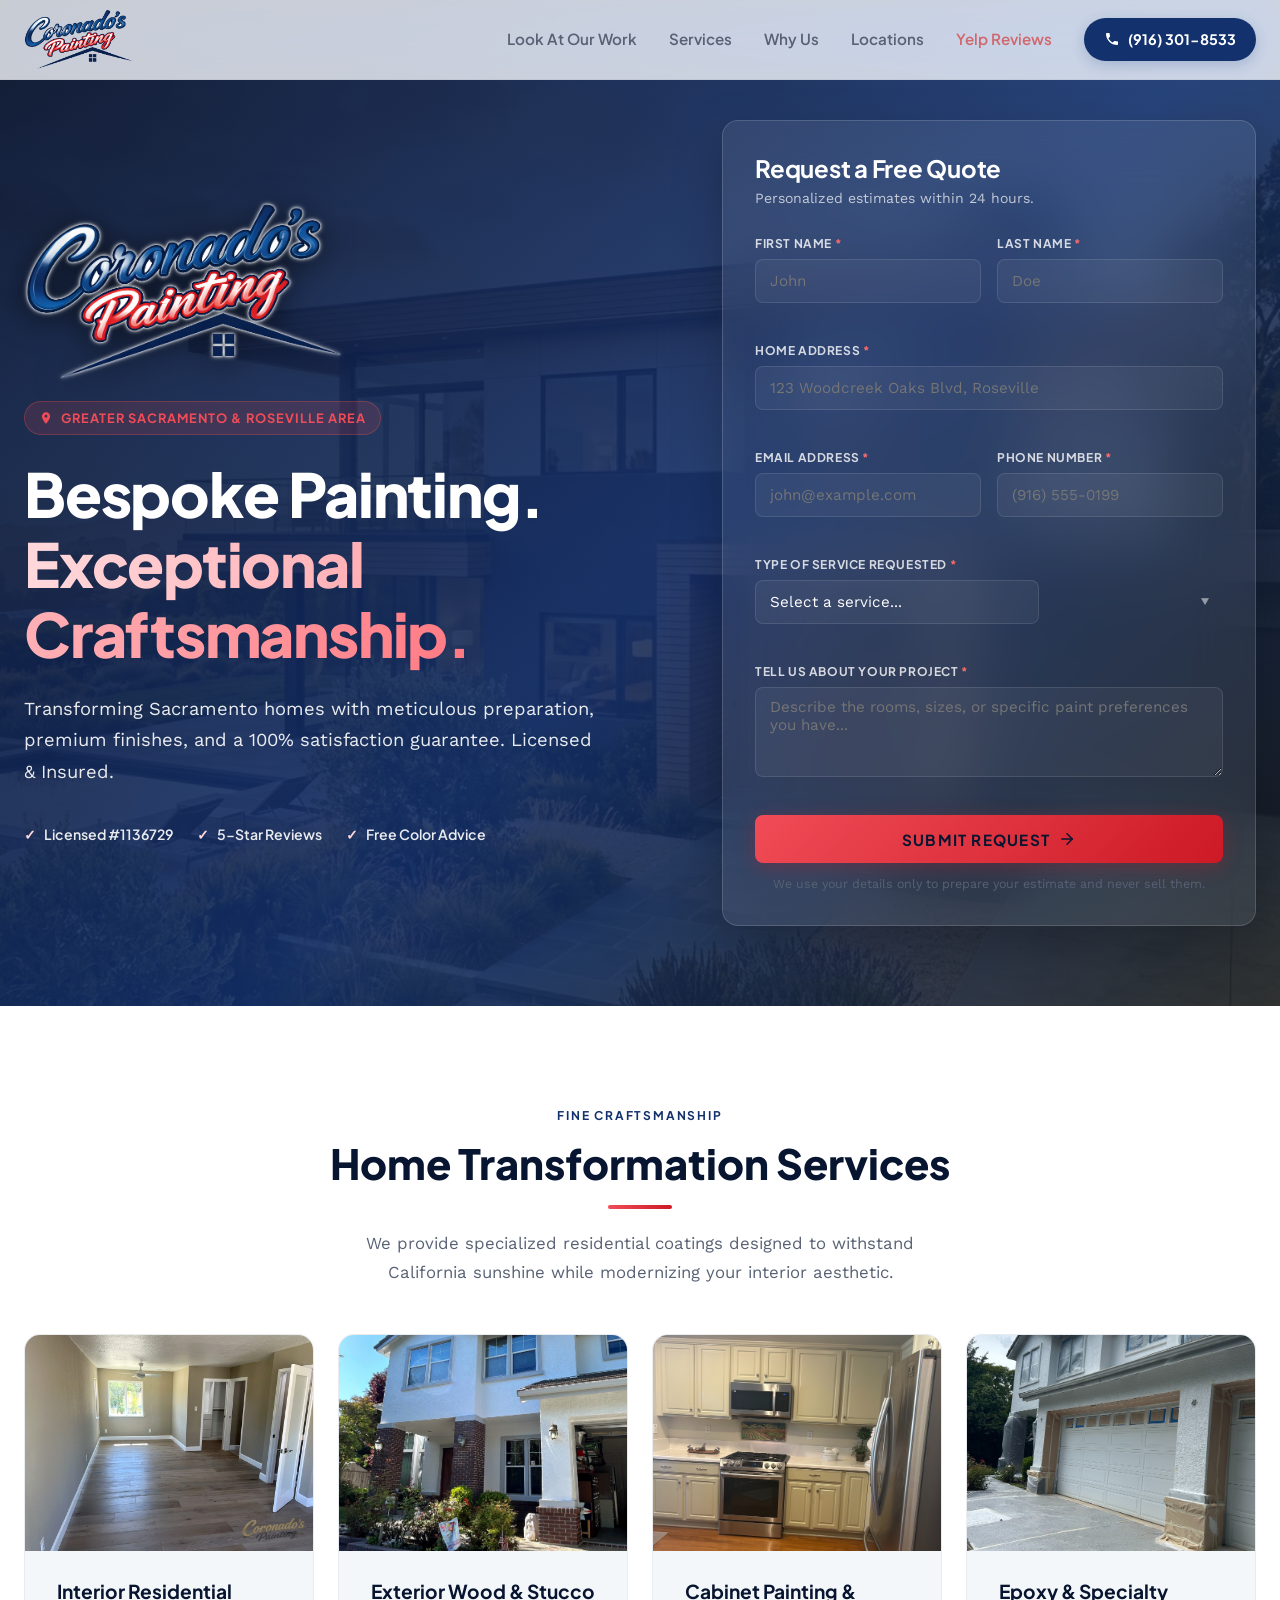
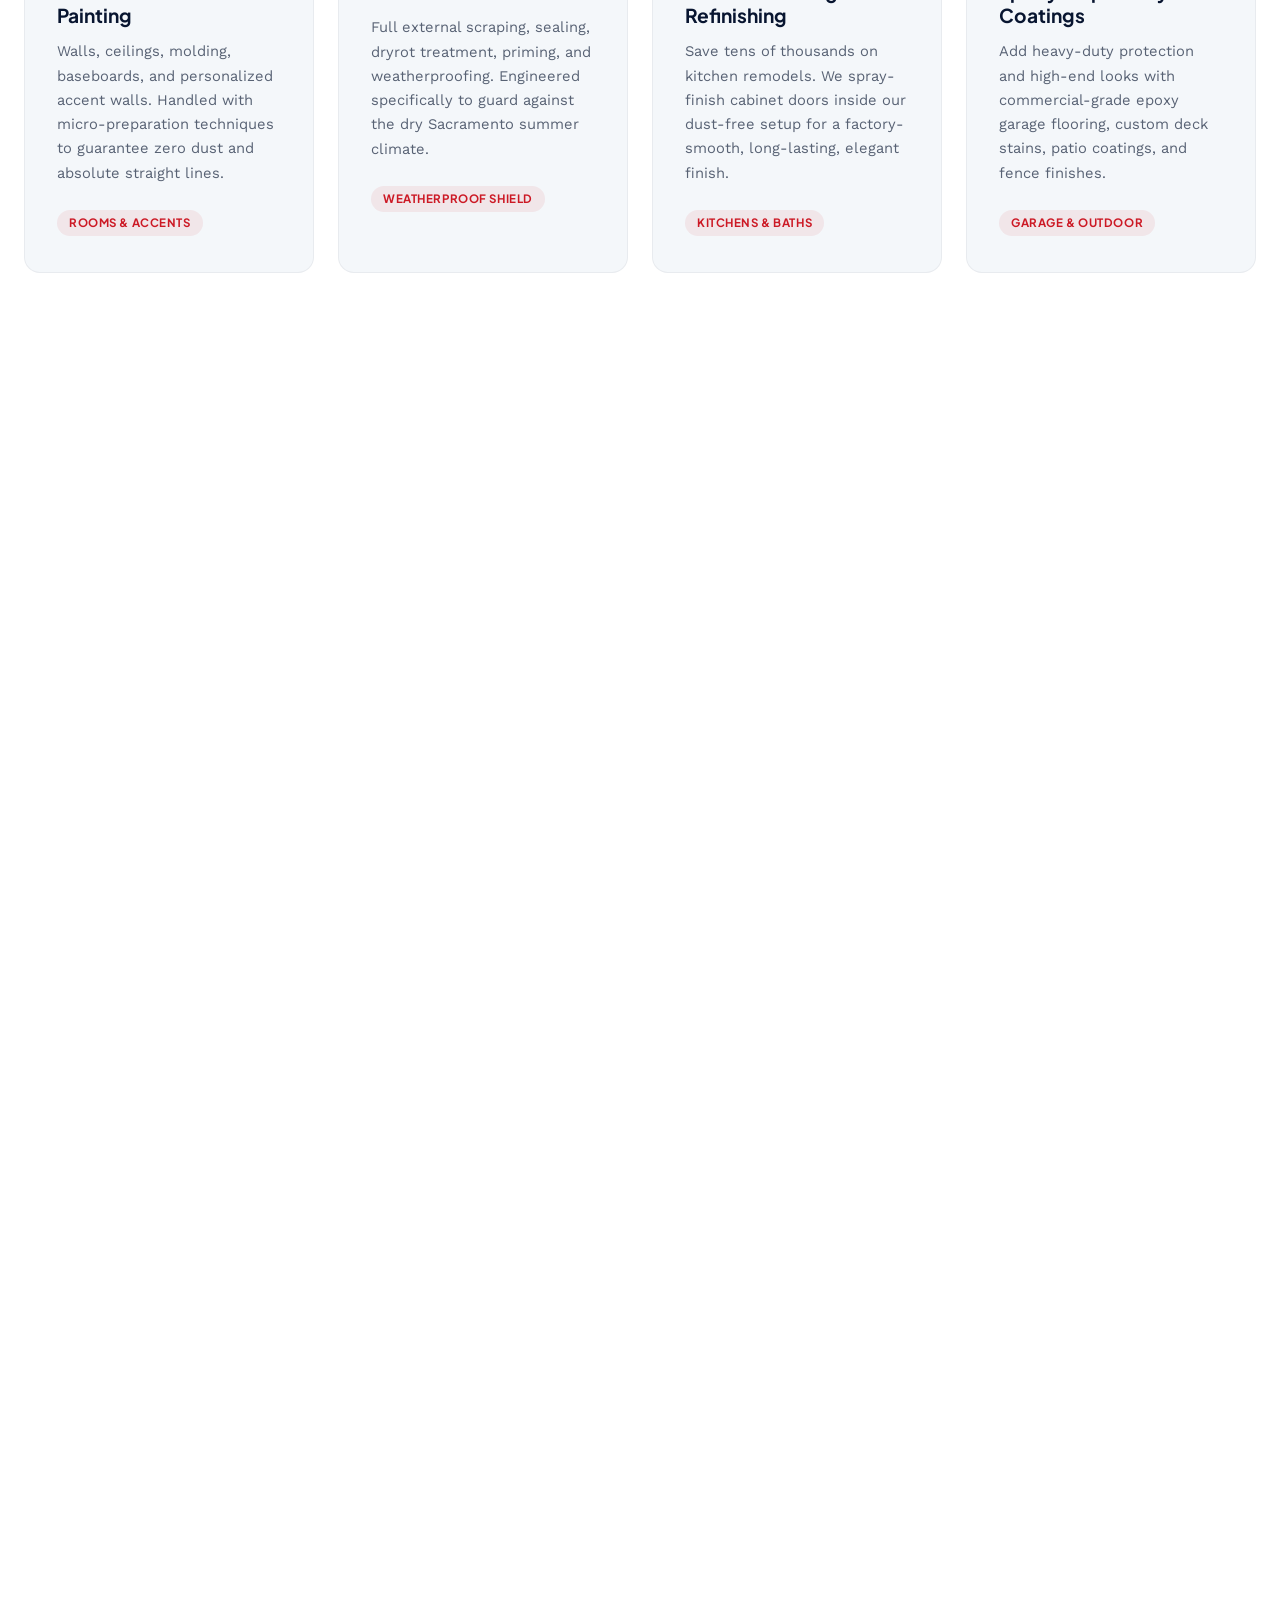
<file: index.html>
<!DOCTYPE html>
<html lang="en">
<head>
  <meta charset="UTF-8" />
  <meta name="viewport" content="width=device-width, initial-scale=1.0" />
  
  <!-- Primary SEO Meta Tags -->
  <title>Coronado's Painting | Professional Interior & Exterior Painters | Sacramento, CA</title>
  <meta name="description" content="Trusted residential interior, exterior, cabinet painting, and specialty coating services in Sacramento, Roseville, Elk Grove, and surrounding cities. Licensed, insured, 100% satisfaction guaranteed. Get your instant quote!" />
  <link rel="canonical" href="https://coronadospainting.net/" />
  
  <!-- Open Graph / Facebook -->
  <meta property="og:type" content="website" />
  <meta property="og:url" content="https://coronadospainting.net/" />
  <meta property="og:title" content="Coronado's Painting | Professional Painting Services in Sacramento" />
  <meta property="og:description" content="Sleek, modern home transformation services in Greater Sacramento. Licensed, insured, and dedicated to fine craftsmanship." />
  <meta property="og:image" content="https://coronadospainting.net/assets/hero-home.png" />

  <!-- Twitter -->
  <meta property="twitter:card" content="summary_large_image" />
  <meta property="twitter:url" content="https://coronadospainting.net/" />
  <meta property="twitter:title" content="Coronado's Painting | Professional Painting Services" />
  <meta property="twitter:description" content="Expert interior, exterior, and cabinet painting in Roseville, Sacramento, and surrounding areas. Free estimates available." />
  <meta property="twitter:image" content="https://coronadospainting.net/assets/hero-home.png" />

  <!-- Favicon -->
  <link rel="icon" type="image/png" sizes="32x32" href="assets/favicon-32.png">
  <link rel="apple-touch-icon" href="assets/apple-touch-icon.png">

  <!-- Local business structured data (Google local pack / rich results) -->
  <script type="application/ld+json">
  {
    "@context": "https://schema.org",
    "@type": "HousePainter",
    "name": "Coronado's Painting",
    "url": "https://coronadospainting.net/",
    "logo": "https://coronadospainting.net/assets/logo-redblue.png",
    "image": "https://coronadospainting.net/assets/hero-home.png",
    "description": "Residential interior, exterior, cabinet painting, and deck staining across the Sacramento valley. CA State License #1136729.",
    "telephone": "+1-916-301-8533",
    "email": "coronadoli_ramon@hotmail.com",
    "address": {
      "@type": "PostalAddress",
      "streetAddress": "1098 Woodcreek Oaks Blvd",
      "addressLocality": "Roseville",
      "addressRegion": "CA",
      "addressCountry": "US"
    },
    "areaServed": ["Roseville", "Sacramento", "Elk Grove", "Folsom", "Rocklin", "Davis", "Lincoln", "Granite Bay"],
    "openingHoursSpecification": [
      { "@type": "OpeningHoursSpecification", "dayOfWeek": ["Monday", "Tuesday", "Wednesday", "Thursday", "Friday", "Saturday"], "opens": "08:00", "closes": "17:30" }
    ],
    "sameAs": ["https://www.yelp.com/biz/coronados-painting-roseville"]
  }
  </script>

  <!-- Google Fonts -->
  <link rel="preconnect" href="https://fonts.googleapis.com" />
  <link rel="preconnect" href="https://fonts.gstatic.com" crossorigin />
  <link href="https://fonts.googleapis.com/css2?family=Plus+Jakarta+Sans:wght@300;400;500;600;700;800&family=Work+Sans:wght@300;400;500;600;700&display=swap" rel="stylesheet" />

  <!-- Custom CSS -->
  <link rel="stylesheet" href="styles.css" />
</head>
<body>

  <!-- Header Navigation -->
  <header id="header">
    <nav class="nav-container">
      <a href="#hero" class="nav-logo" id="nav-logo-link" aria-label="Coronado's Painting Home">
        <img src="assets/logo-redblue.png" alt="Coronado's Painting" class="logo-img">
      </a>

      <!-- Desktop Links -->
      <ul class="nav-links" role="list">
        <li><a href="our-work.html" class="nav-link">Look At Our Work</a></li>
        <li><a href="#services" class="nav-link">Services</a></li>
        <li><a href="#why-choose-us" class="nav-link">Why Us</a></li>
        <li><a href="#service-areas" class="nav-link">Locations</a></li>
        <li><a href="https://www.yelp.com/biz/coronados-painting-roseville" target="_blank" rel="noopener noreferrer" class="nav-link nav-yelp">Yelp Reviews</a></li>
        <li><a href="tel:9163018533" class="nav-phone" id="nav-phone-cta">
          <svg class="phone-icon" viewBox="0 0 24 24" fill="currentColor" aria-hidden="true"><path d="M6.62 10.79c1.44 2.83 3.76 5.14 6.59 6.59l2.2-2.2c.27-.27.67-.36 1.02-.24 1.12.37 2.33.57 3.57.57.55 0 1 .45 1 1V20c0 .55-.45 1-1 1-9.39 0-17-7.61-17-17 0-.55.45-1 1-1h3.5c.55 0 1 .45 1 1 0 1.25.2 2.45.57 3.57.11.35.03.74-.25 1.02l-2.2 2.2z"/></svg>
          (916) 301-8533
        </a></li>
      </ul>

      <!-- Mobile Menu Toggle Button -->
      <button class="hamburger" id="hamburger" aria-label="Toggle navigation menu" aria-expanded="false" aria-controls="mobile-menu">
        <span></span><span></span><span></span>
      </button>
    </nav>
  </header>

  <!-- Mobile Navigation Drawer -->
  <div class="mobile-menu" id="mobile-menu" aria-hidden="true">
    <nav class="mobile-nav" aria-label="Mobile Navigation">
      <a href="our-work.html" class="mobile-link">Look At Our Work</a>
      <a href="#services" class="mobile-link">Services</a>
      <a href="#why-choose-us" class="mobile-link">Why Us</a>
      <a href="#service-areas" class="mobile-link">Locations</a>
      <a href="https://www.yelp.com/biz/coronados-painting-roseville" target="_blank" rel="noopener noreferrer" class="mobile-link mobile-nav-yelp">Yelp Reviews</a>
      <a href="tel:9163018533" class="mobile-phone">
        <svg class="phone-icon" viewBox="0 0 24 24" fill="currentColor" aria-hidden="true"><path d="M6.62 10.79c1.44 2.83 3.76 5.14 6.59 6.59l2.2-2.2c.27-.27.67-.36 1.02-.24 1.12.37 2.33.57 3.57.57.55 0 1 .45 1 1V20c0 .55-.45 1-1 1-9.39 0-17-7.61-17-17 0-.55.45-1 1-1h3.5c.55 0 1 .45 1 1 0 1.25.2 2.45.57 3.57.11.35.03.74-.25 1.02l-2.2 2.2z"/></svg>
        Call (916) 301-8533
      </a>
    </nav>
  </div>

  <main>
    <!-- Hero Section with Quote Request Form -->
    <section id="hero" class="hero-section">
      <div class="hero-bg-wrapper">
        <picture>
          <source type="image/webp" srcset="assets/hero-home-640.webp 640w, assets/hero-home.webp 1024w" sizes="100vw" />
          <img src="assets/hero-home.png" alt="Luxury residential home painted beautifully by Coronado's Painting at sunset" class="hero-bg-img" width="1024" height="1024" fetchpriority="high" />
        </picture>
        <div class="hero-overlay"></div>
      </div>

      <div class="hero-container">
        <!-- Hero Text -->
        <div class="hero-content">
          <img
            src="assets/logo-redblue.png"
            alt="Coronado's Painting"
            class="hero-logo"
          />
          <div class="hero-badge" id="hero-area-badge">
            <svg class="badge-icon" viewBox="0 0 24 24" fill="currentColor" aria-hidden="true"><path d="M12 2C8.13 2 5 5.13 5 9c0 5.25 7 13 7 13s7-7.75 7-13c0-3.87-3.13-7-7-7zm0 9.5c-1.38 0-2.5-1.12-2.5-2.5s1.12-2.5 2.5-2.5 2.5 1.12 2.5 2.5-1.12 2.5-2.5 2.5z"/></svg>
            Greater Sacramento & Roseville Area
          </div>
          <h1 class="hero-title">
            Bespoke Painting.<br />
            <span class="gradient-text">Exceptional Craftsmanship.</span>
          </h1>
          <p class="hero-subtitle">
            Transforming Sacramento homes with meticulous preparation, premium finishes, and a 100% satisfaction guarantee. Licensed & Insured.
          </p>
          <div class="hero-trust-row">
            <div class="trust-badge">
              <span class="trust-check">✓</span> Licensed #1136729
            </div>
            <div class="trust-badge">
              <span class="trust-check">✓</span> 5-Star Reviews
            </div>
            <div class="trust-badge">
              <span class="trust-check">✓</span> Free Color Advice
            </div>
          </div>
        </div>

        <!-- Glassmorphic Quote Request Form -->
        <div class="hero-form-wrapper" id="quote-section">
          <div class="quote-form-container">
            <h2 class="form-title">Request a Free Quote</h2>
            <p class="form-subtitle">Personalized estimates within 24 hours.</p>

            <form id="quote-form" action="https://api.web3forms.com/submit" method="POST" class="interactive-form">
              <!-- Web3Forms delivery configuration -->
              <input type="hidden" name="access_key" value="ce28f9a2-4547-4b43-9f86-7ed94930f54f" />
              <input type="hidden" name="subject" value="New Estimate Request — Coronado's Painting Website" />
              <input type="hidden" name="from_name" value="Coronado's Painting Website" />
              <!-- Fallback only: used if a visitor's browser has JavaScript disabled -->
              <input type="hidden" name="redirect" value="https://coronadospainting.net/?status=success" />

              <!-- Honeypot fields for spam prevention -->
              <div class="visually-hidden" aria-hidden="true">
                <label for="honeypot">Leave this blank</label>
                <input type="text" id="honeypot" name="honeypot" tabindex="-1" autocomplete="off" />
              </div>
              <input type="checkbox" name="botcheck" class="visually-hidden" tabindex="-1" aria-hidden="true" />

              <!-- Name Fields (adjacent) -->
              <div class="form-row">
                <div class="form-group">
                  <label for="first-name">First Name <span class="required">*</span></label>
                  <input type="text" id="first-name" name="first_name" required autocomplete="given-name" placeholder="John" aria-required="true" />
                  <span class="error-msg" id="first-name-error" aria-live="polite"></span>
                </div>
                <div class="form-group">
                  <label for="last-name">Last Name <span class="required">*</span></label>
                  <input type="text" id="last-name" name="last_name" required autocomplete="family-name" placeholder="Doe" aria-required="true" />
                  <span class="error-msg" id="last-name-error" aria-live="polite"></span>
                </div>
              </div>

              <!-- Address Field -->
              <div class="form-group">
                <label for="address">Home Address <span class="required">*</span></label>
                <input type="text" id="address" name="address" required autocomplete="street-address" placeholder="123 Woodcreek Oaks Blvd, Roseville" aria-required="true" />
                <span class="error-msg" id="address-error" aria-live="polite"></span>
              </div>

              <!-- Contact Info Fields (adjacent) -->
              <div class="form-row">
                <div class="form-group">
                  <label for="email">Email Address <span class="required">*</span></label>
                  <input type="email" id="email" name="email" required autocomplete="email" placeholder="john@example.com" aria-required="true" />
                  <span class="error-msg" id="email-error" aria-live="polite"></span>
                </div>
                <div class="form-group">
                  <label for="phone">Phone Number <span class="required">*</span></label>
                  <input type="tel" id="phone" name="phone" required autocomplete="tel" placeholder="(916) 555-0199" aria-required="true" />
                  <span class="error-msg" id="phone-error" aria-live="polite"></span>
                </div>
              </div>

              <!-- Type of Service Select -->
              <div class="form-group">
                <label for="service-type">Type of Service Requested <span class="required">*</span></label>
                <div class="select-wrapper">
                  <select id="service-type" name="service_type" required aria-required="true">
                    <option value="" disabled selected>Select a service...</option>
                    <option value="interior">Interior Residential Painting</option>
                    <option value="exterior">Exterior Residential Painting</option>
                    <option value="cabinet">Cabinet Refinishing & Painting</option>
                    <option value="epoxy">Epoxy Garage Flooring</option>
                    <option value="specialty">Specialty Coating (Decks & Patios)</option>
                    <option value="commercial">Commercial Painting</option>
                  </select>
                </div>
                <span class="error-msg" id="service-error" aria-live="polite"></span>
              </div>

              <!-- Detail / Scope Area -->
              <div class="form-group">
                <label for="details">Tell Us About Your Project <span class="required">*</span></label>
                <textarea id="details" name="details" required minlength="10" placeholder="Describe the rooms, sizes, or specific paint preferences you have..." aria-required="true"></textarea>
                <span class="error-msg" id="details-error" aria-live="polite"></span>
              </div>

              <!-- Submit Button -->
              <button type="submit" class="submit-btn" id="submit-quote-btn">
                <span class="btn-text">Submit Request</span>
                <svg class="arrow-icon" viewBox="0 0 24 24" fill="none" stroke="currentColor" stroke-width="2" stroke-linecap="round" stroke-linejoin="round" aria-hidden="true">
                  <line x1="5" y1="12" x2="19" y2="12"></line>
                  <polyline points="12 5 19 12 12 19"></polyline>
                </svg>
              </button>
              <p class="form-privacy">We use your details only to prepare your estimate and never sell them.</p>
            </form>

            <!-- Stunning dynamic success state representation -->
            <div id="form-success-container" class="form-success-overlay" aria-hidden="true">
              <div class="success-animation-card">
                <div class="checkmark-circle">
                  <svg class="checkmark-svg" viewBox="0 0 52 52">
                    <circle class="checkmark-circle-line" cx="26" cy="26" r="25" fill="none"/>
                    <path class="checkmark-check" fill="none" d="M14.1 27.2l7.1 7.2 16.7-16.8"/>
                  </svg>
                </div>
                <h3 class="success-title">Thank You, <span id="success-user-name">Client</span>!</h3>
                <p class="success-desc">Your estimate request has been logged successfully. Ramon or our consultation team will contact you at <strong id="success-user-contact">your phone/email</strong> within 24 hours.</p>
                <button type="button" class="btn-success-reset" id="success-reset-btn">Done</button>
              </div>
            </div>
          </div>
        </div>
      </div>
    </section>

    <!-- Core Services Section -->
    <section id="services" class="services-section">
      <div class="section-container">
        <div class="section-header centered">
          <span class="section-label">Fine Craftsmanship</span>
          <h2 class="section-title">Home Transformation Services</h2>
          <span class="gold-divider"></span>
          <p class="section-sub">
            We provide specialized residential coatings designed to withstand California sunshine while modernizing your interior aesthetic.
          </p>
        </div>

        <div class="services-grid">
          <!-- Interior Painting -->
          <article class="service-card reveal">
            <div class="service-card-image">
              <img src="assets/Example%20Images/interior-primary-bedroom.jpg" alt="Freshly painted primary bedroom with new wood flooring and white trim" loading="lazy" />
            </div>
            <div class="service-card-content">
              <h3>Interior Residential Painting</h3>
              <p>Walls, ceilings, molding, baseboards, and personalized accent walls. Handled with micro-preparation techniques to guarantee zero dust and absolute straight lines.</p>
              <span class="service-tag">Rooms & Accents</span>
            </div>
          </article>

          <!-- Exterior Painting -->
          <article class="service-card reveal">
            <div class="service-card-image">
              <img src="assets/Example%20Images/front-exterior-daytime.jpg" alt="Front exterior of a home freshly painted, photographed in daytime light" loading="lazy" />
            </div>
            <div class="service-card-content">
              <h3>Exterior Wood & Stucco</h3>
              <p>Full external scraping, sealing, dryrot treatment, priming, and weatherproofing. Engineered specifically to guard against the dry Sacramento summer climate.</p>
              <span class="service-tag">Weatherproof Shield</span>
            </div>
          </article>

          <!-- Cabinet Refinishing -->
          <article class="service-card reveal">
            <div class="service-card-image">
              <img src="assets/Example%20Images/kitchen-cabinet-refinish.jpg" alt="Freshly painted kitchen cabinets in soft cream with stainless steel appliances" loading="lazy" />
            </div>
            <div class="service-card-content">
              <h3>Cabinet Painting & Refinishing</h3>
              <p>Save tens of thousands on kitchen remodels. We spray-finish cabinet doors inside our dust-free setup for a factory-smooth, long-lasting, elegant finish.</p>
              <span class="service-tag">Kitchens & Baths</span>
            </div>
          </article>

          <!-- Specialty Coatings -->
          <article class="service-card reveal">
            <div class="service-card-image">
              <img src="assets/Example%20Images/exterior-two-story-garage-prep.jpg" alt="Two-story home exterior with garage masked and prepped for painting" loading="lazy" />
            </div>
            <div class="service-card-content">
              <h3>Epoxy & Specialty Coatings</h3>
              <p>Add heavy-duty protection and high-end looks with commercial-grade epoxy garage flooring, custom deck stains, patio coatings, and fence finishes.</p>
              <span class="service-tag">Garage & Outdoor</span>
            </div>
          </article>
        </div>
      </div>
    </section>

    <!-- Why Coronado (Trust Section) -->
    <section id="why-choose-us" class="why-section">
      <div class="section-container">
        <div class="section-header centered">
          <span class="section-label">Sacramento's Premier Choice</span>
          <h2 class="section-title">Why Homeowners Trust Us</h2>
          <span class="gold-divider"></span>
          <p class="section-sub">
            We hold ourselves to a standard of excellence that reflects directly on your home's curbside appeal and resale value.
          </p>
        </div>

        <div class="why-grid">
          <!-- Meticulous Prep -->
          <div class="why-card reveal">
            <div class="why-num">01</div>
            <h3>Obsessive Surface Prep</h3>
            <p>A coat of paint is only as good as the surface underneath. We spend 70% of our project timeline scraping, caulking, sanding, and filling to ensure a lasting bond.</p>
          </div>

          <!-- Licensed Safeguards -->
          <div class="why-card reveal">
            <div class="why-num">02</div>
            <h3>Fully Licensed & Insured</h3>
            <p>Sleep easy knowing your property is safe. We carry comprehensive liability and workers' comp insurance under California Contractor License #1136729.</p>
          </div>

          <!-- High-End Formulations -->
          <div class="why-card reveal">
            <div class="why-num">03</div>
            <h3>Premium Paints Only</h3>
            <p>We refuse to cut corners. We exclusively utilize high-solids paints like Sherwin-Williams Emerald® and Benjamin Moore Aura® for long-lasting UV defenses.</p>
          </div>

          <!-- Satisfaction Guarantee -->
          <div class="why-card reveal">
            <div class="why-num">04</div>
            <h3>100% Satisfaction Guarantee</h3>
            <p>We conduct detailed walkthroughs with you upon completion. Any adjustments are made instantly, and we do not collect final payment until you are thrilled.</p>
          </div>
        </div>
      </div>
    </section>

    <!-- Service Areas -->
    <section id="service-areas" class="areas-section">
      <div class="section-container">
        <div class="areas-grid-layout">
          <!-- Text column -->
          <div class="areas-info">
            <span class="section-label">Local Focus</span>
            <h2 class="section-title">Servicing the Greater Sacramento Area</h2>
            <span class="gold-divider"></span>
            <p class="areas-desc">
              Based out of Roseville, CA, our painting crews are active daily in residential communities across Placer, El Dorado, and Sacramento counties.
            </p>
            <div class="areas-cards-wrapper">
              <!-- Card 1: Phone Contact -->
              <div class="contact-card">
                <h4 class="card-title">Need Immediate Help?</h4>
                <p class="card-desc">Speak directly with Ramon Coronado for quick questions or emergency scheduling.</p>
                <a href="tel:9163018533" class="phone-block-btn">
                  <svg class="phone-icon-large" viewBox="0 0 24 24" fill="currentColor" aria-hidden="true"><path d="M6.62 10.79c1.44 2.83 3.76 5.14 6.59 6.59l2.2-2.2c.27-.27.67-.36 1.02-.24 1.12.37 2.33.57 3.57.57.55 0 1 .45 1 1V20c0 .55-.45 1-1 1-9.39 0-17-7.61-17-17 0-.55.45-1 1-1h3.5c.55 0 1 .45 1 1 0 1.25.2 2.45.57 3.57.11.35.03.74-.25 1.02l-2.2 2.2z"/></svg>
                  <div>
                    <span class="btn-subtext">Direct Call Line</span>
                    <span class="btn-maintext">(916) 301-8533</span>
                  </div>
                </a>
              </div>

              <!-- Card 2: Yelp Trust -->
              <div class="yelp-card reveal">
                <div class="yelp-header">
                  <svg class="yelp-icon" viewBox="0 0 24 24" fill="currentColor" aria-hidden="true">
                    <path d="M12 22.8c.2 0 .4-.1.5-.3.1-.3.1-.8-.1-1.3-.4-1.2-1.3-3.2-1.9-4.2-.1-.2-.3-.3-.6-.2-.3.1-.4.3-.4.6v4.9c0 .3.2.5.5.5zm1.5-8.3c.2.1.4.1.6 0 1-.5 3-1.6 4-2.1.2-.1.3-.4.3-.6 0-.3-.2-.5-.5-.5h-4.9c-.3 0-.5.2-.5.5-.1.3 0 .6.2.7zm-4.3-1.6c-.1.2-.1.4 0 .6.5 1 1.6 3 2.1 4 .1.2.4.3.6.3.3 0 .5-.2.5-.5V13c0-.3-.2-.5-.5-.5-.3-.1-.6 0-.7.2zm9.1 5.3c-.2.2-.2.5 0 .7.6.8 1.9 2.5 2.5 3.3.2.2.5.3.7.1.2-.2.2-.5.1-.7l-2.6-4.3c-.2-.2-.5-.3-.7-.1zm-9.3-9.5c.2-.2.3-.5.1-.7-.8-.9-2.3-2.7-3.1-3.6-.2-.2-.5-.2-.7 0-.2.2-.2.5 0 .7l3 4.4c.1.2.4.3.7.2z"/>
                  </svg>
                  <h4 class="card-title">Yelp Verified</h4>
                </div>

                <!--
                  LIVE YELP RATING — powered by a small server-side proxy
                  (yelp-rating.php) that calls the official Yelp Places API and
                  caches the result for 24 hours. Browser JavaScript can't call
                  Yelp's API directly — Yelp blocks cross-origin requests — so
                  this needs to run on a PHP-enabled host (the same one the
                  quote form uses).

                  To activate:
                    1. Get an API key at https://business.yelp.com/data
                       (requires choosing a plan / starting a trial).
                    2. Open yelp-rating.php and replace YOUR_YELP_API_KEY_HERE
                       with that key.
                    3. Confirm YELP_BUSINESS_ALIAS in that file matches your
                       Yelp business slug (currently "coronados-painting-roseville",
                       taken from the Yelp link used elsewhere on this page).
                    4. Upload yelp-rating.php to the same folder as index.html
                       on your live host.

                  Until the key is added, app.js's fetch() to yelp-rating.php
                  fails quietly and this static fallback stays on screen.
                -->
                <div id="yelp-widget-embed" class="yelp-stars-row">
                  <span class="yelp-stars" id="yelp-stars-display">★★★★★</span>
                  <span class="yelp-rating" id="yelp-rating-display">5.0 Rating</span>
                </div>
                <p class="card-desc">Check out customer reviews on our professional exterior weather sealing and cabinet painting.</p>
                <a href="https://www.yelp.com/biz/coronados-painting-roseville" target="_blank" rel="noopener noreferrer" class="yelp-block-btn">
                  <span>Read Yelp Reviews</span>
                  <svg viewBox="0 0 24 24" fill="none" stroke="currentColor" stroke-width="2.5" class="external-link-icon" aria-hidden="true"><path d="M18 13v6a2 2 0 0 1-2 2H5a2 2 0 0 1-2-2V8a2 2 0 0 1 2-2h6M15 3h6v6M10 14L21 3"/></svg>
                </a>
              </div>
            </div>
          </div>

          <!-- Cities Badges Grid -->
          <div class="cities-grid">
            <div class="city-badge reveal">
              <span class="city-icon" aria-hidden="true"><svg viewBox="0 0 24 24" fill="none" stroke="currentColor" stroke-width="1.8" stroke-linecap="round" stroke-linejoin="round"><path d="M12 21s-7-5.6-7-11a7 7 0 0 1 14 0c0 5.4-7 11-7 11z"/><circle cx="12" cy="10" r="2.5"/></svg></span>
              <div class="city-details">
                <h3>Roseville</h3>
                <p>Our home base</p>
              </div>
            </div>

            <div class="city-badge reveal">
              <span class="city-icon" aria-hidden="true"><svg viewBox="0 0 24 24" fill="none" stroke="currentColor" stroke-width="1.8" stroke-linecap="round" stroke-linejoin="round"><path d="M12 21s-7-5.6-7-11a7 7 0 0 1 14 0c0 5.4-7 11-7 11z"/><circle cx="12" cy="10" r="2.5"/></svg></span>
              <div class="city-details">
                <h3>Sacramento</h3>
                <p>Greater metro area</p>
              </div>
            </div>

            <div class="city-badge reveal">
              <span class="city-icon" aria-hidden="true"><svg viewBox="0 0 24 24" fill="none" stroke="currentColor" stroke-width="1.8" stroke-linecap="round" stroke-linejoin="round"><path d="M12 21s-7-5.6-7-11a7 7 0 0 1 14 0c0 5.4-7 11-7 11z"/><circle cx="12" cy="10" r="2.5"/></svg></span>
              <div class="city-details">
                <h3>Elk Grove</h3>
                <p>Residential suburbs</p>
              </div>
            </div>

            <div class="city-badge reveal">
              <span class="city-icon" aria-hidden="true"><svg viewBox="0 0 24 24" fill="none" stroke="currentColor" stroke-width="1.8" stroke-linecap="round" stroke-linejoin="round"><path d="M12 21s-7-5.6-7-11a7 7 0 0 1 14 0c0 5.4-7 11-7 11z"/><circle cx="12" cy="10" r="2.5"/></svg></span>
              <div class="city-details">
                <h3>Folsom</h3>
                <p>Lakefront communities</p>
              </div>
            </div>

            <div class="city-badge reveal">
              <span class="city-icon" aria-hidden="true"><svg viewBox="0 0 24 24" fill="none" stroke="currentColor" stroke-width="1.8" stroke-linecap="round" stroke-linejoin="round"><path d="M12 21s-7-5.6-7-11a7 7 0 0 1 14 0c0 5.4-7 11-7 11z"/><circle cx="12" cy="10" r="2.5"/></svg></span>
              <div class="city-details">
                <h3>Rocklin</h3>
                <p>Placer County hills</p>
              </div>
            </div>

            <div class="city-badge reveal">
              <span class="city-icon" aria-hidden="true"><svg viewBox="0 0 24 24" fill="none" stroke="currentColor" stroke-width="1.8" stroke-linecap="round" stroke-linejoin="round"><path d="M12 21s-7-5.6-7-11a7 7 0 0 1 14 0c0 5.4-7 11-7 11z"/><circle cx="12" cy="10" r="2.5"/></svg></span>
              <div class="city-details">
                <h3>Davis</h3>
                <p>University neighborhoods</p>
              </div>
            </div>

            <div class="city-badge reveal">
              <span class="city-icon" aria-hidden="true"><svg viewBox="0 0 24 24" fill="none" stroke="currentColor" stroke-width="1.8" stroke-linecap="round" stroke-linejoin="round"><path d="M12 21s-7-5.6-7-11a7 7 0 0 1 14 0c0 5.4-7 11-7 11z"/><circle cx="12" cy="10" r="2.5"/></svg></span>
              <div class="city-details">
                <h3>Lincoln</h3>
                <p>North metro suburbs</p>
              </div>
            </div>

            <div class="city-badge reveal">
              <span class="city-icon" aria-hidden="true"><svg viewBox="0 0 24 24" fill="none" stroke="currentColor" stroke-width="1.8" stroke-linecap="round" stroke-linejoin="round"><path d="M12 21s-7-5.6-7-11a7 7 0 0 1 14 0c0 5.4-7 11-7 11z"/><circle cx="12" cy="10" r="2.5"/></svg></span>
              <div class="city-details">
                <h3>Granite Bay</h3>
                <p>Luxury properties</p>
              </div>
            </div>
          </div>
        </div>
      </div>
    </section>
  </main>

  <!-- Footer -->
  <footer id="footer">
    <div class="footer-container">
      <div class="footer-grid">
        <!-- Brand Info -->
        <div class="footer-col brand-col">
          <div class="footer-logo">
            <div class="footer-logo-img-wrapper">
              <img src="assets/logo-redblue.png" alt="Coronado's Painting" class="footer-logo-img">
            </div>
          </div>
          <p class="footer-desc">
            Premium residential interior, exterior, cabinet refinishing, and deck staining services across the Sacramento valley. Quality that transforms.
          </p>
          <div class="license-tag">CA State License: #1136729</div>
        </div>

        <!-- Working Hours -->
        <div class="footer-col">
          <h3>Working Hours</h3>
          <span class="footer-divider"></span>
          <ul class="hours-list" role="list">
            <li><span>Monday – Friday:</span> <span>8:00 AM – 5:30 PM</span></li>
            <li><span>Saturday:</span> <span>8:00 AM – 5:30 PM</span></li>
            <li><span>Sunday:</span> <span class="closed">Closed</span></li>
          </ul>
        </div>

        <!-- Contact details -->
        <div class="footer-col">
          <h3>Contact Info</h3>
          <span class="footer-divider"></span>
          <ul class="contact-details-list" role="list">
            <li>
              <span class="contact-label">Email:</span>
              <a href="mailto:coronadoli_ramon@hotmail.com" class="contact-value">coronadoli_ramon@hotmail.com</a>
            </li>
            <li>
              <span class="contact-label">Phone:</span>
              <a href="tel:9163018533" class="contact-value">(916) 301-8533</a>
            </li>
            <li>
              <span class="contact-label">Office Address:</span>
              <span class="contact-value">1098 Woodcreek Oaks Blvd, Roseville, CA</span>
            </li>
          </ul>
        </div>
      </div>

      <!-- Copyright & Bottom bar -->
      <div class="footer-bottom">
        <p>&copy; 2026 Coronado's Painting. All rights reserved. Servicing Sacramento, CA & surrounding areas.</p>
      </div>
    </div>
  </footer>

  <!-- Scroll Back to Top Button -->
  <button id="back-to-top-btn" class="back-to-top" aria-label="Back to top" title="Scroll back to top">
    <svg viewBox="0 0 24 24" fill="none" stroke="currentColor" stroke-width="2.5" stroke-linecap="round" stroke-linejoin="round" class="arrow-up-icon" aria-hidden="true">
      <line x1="12" y1="19" x2="12" y2="5"></line>
      <polyline points="5 12 12 5 19 12"></polyline>
    </svg>
  </button>

  <!-- Sticky Mobile Call Bar — visible only on small screens (see @media max-width: 768px).
       Fixes the mobile UX gap where the header's Call button is hidden inside the
       hamburger drawer; this gives phone/quote actions one tap away at all times. -->
  <div class="mobile-call-bar" id="mobile-call-bar">
    <div class="mobile-call-bar-inner">
      <a href="tel:9163018533" class="mobile-call-btn" aria-label="Call Coronado's Painting at (916) 301-8533">
        <svg class="phone-icon" viewBox="0 0 24 24" fill="currentColor" aria-hidden="true"><path d="M6.62 10.79c1.44 2.83 3.76 5.14 6.59 6.59l2.2-2.2c.27-.27.67-.36 1.02-.24 1.12.37 2.33.57 3.57.57.55 0 1 .45 1 1V20c0 .55-.45 1-1 1-9.39 0-17-7.61-17-17 0-.55.45-1 1-1h3.5c.55 0 1 .45 1 1 0 1.25.2 2.45.57 3.57.11.35.03.74-.25 1.02l-2.2 2.2z"/></svg>
        Call Now
      </a>
      <a href="#quote-section" class="mobile-quote-btn">Get Free Quote</a>
    </div>
  </div>

  <!-- Script logic -->
  <script src="app.js"></script>
</body>
</html>
</file>
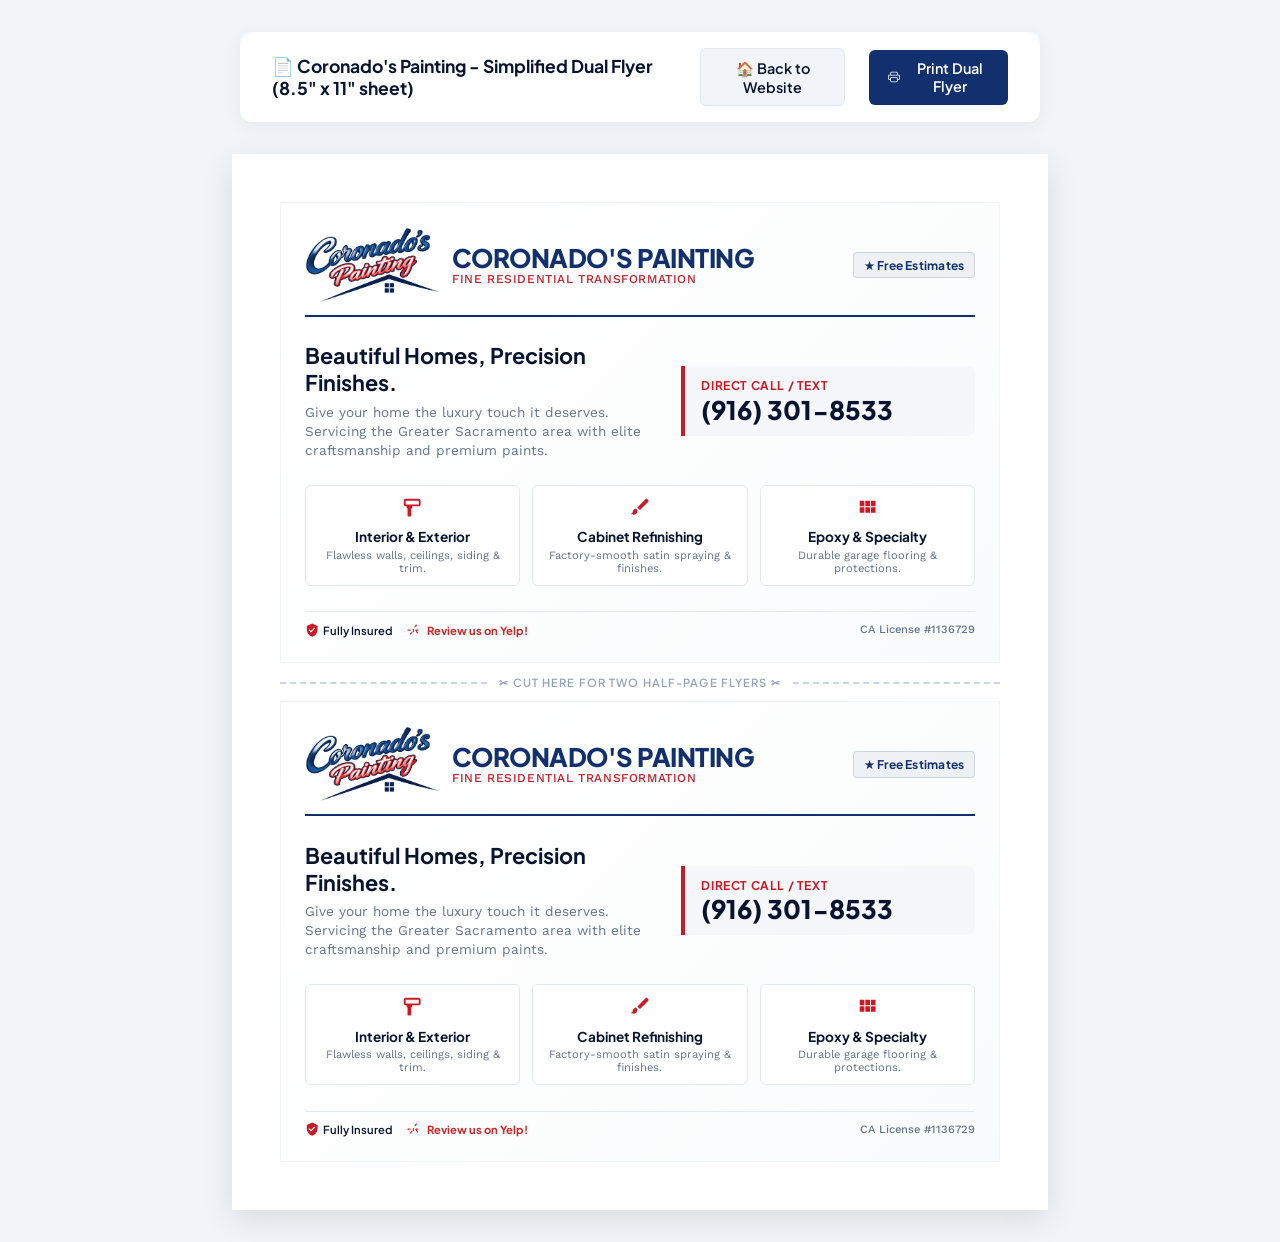
<file: flyer.html>
<!DOCTYPE html>
<html lang="en">
<head>
  <meta charset="UTF-8">
  <meta name="viewport" content="width=device-width, initial-scale=1.0">
  <title>Coronado's Painting - Printable Promotional Flyer (Dual Copy)</title>
  <link rel="preconnect" href="https://fonts.googleapis.com">
  <link rel="preconnect" href="https://fonts.gstatic.com" crossorigin>
  <link href="https://fonts.googleapis.com/css2?family=Plus+Jakarta+Sans:wght@400;500;600;700;800&family=Work+Sans:wght@400;500;600&display=swap" rel="stylesheet">
  
  <style>
    /* ─── Design Tokens ─── */
    :root {
      --primary: #12306d;       /* Logo Navy (matches site) */
      --accent: #cc1926;        /* Logo Red (matches site) */
      --secondary: #08142f;     /* Deep Navy (matches site) */
      --neutral-bg: #f5f7fb;    /* Cool White (matches site) */
      --dark: #191c1d;          /* Dark Charcoal */
      --gray: #64748b;          /* Cool Gray */
      --border: #e2e8f0;        /* Light Border */
      
      --font-heading: 'Plus Jakarta Sans', sans-serif;
      --font-body: 'Work Sans', sans-serif;
    }

    /* ─── Global Reset ─── */
    * {
      box-sizing: border-box;
      margin: 0;
      padding: 0;
    }

    body {
      font-family: var(--font-body);
      background-color: #f1f5f9;
      color: var(--dark);
      -webkit-font-smoothing: antialiased;
      display: flex;
      flex-direction: column;
      align-items: center;
      padding: 2rem 0;
    }

    /* ─── Interactive Web Controls (Not Printed) ─── */
    .controls-panel {
      background: white;
      padding: 1rem 2rem;
      border-radius: 12px;
      box-shadow: 0 4px 20px rgba(0, 0, 0, 0.05);
      margin-bottom: 2rem;
      display: flex;
      gap: 1.5rem;
      align-items: center;
      max-width: 800px;
      width: 90%;
    }

    .controls-panel h1 {
      font-family: var(--font-heading);
      font-size: 1.1rem;
      color: var(--secondary);
      flex-grow: 1;
    }

    .btn {
      font-family: var(--font-heading);
      font-weight: 600;
      font-size: 0.9rem;
      padding: 0.6rem 1.2rem;
      border-radius: 6px;
      border: none;
      cursor: pointer;
      display: inline-flex;
      align-items: center;
      gap: 0.5rem;
      transition: all 0.2s ease;
    }

    .btn-primary {
      background: var(--primary);
      color: white;
    }

    .btn-primary:hover {
      background: #08142f;
      transform: translateY(-1px);
    }

    .btn-secondary {
      background: #f1f5f9;
      color: var(--secondary);
      border: 1px solid var(--border);
    }

    .btn-secondary:hover {
      background: #e2e8f0;
    }

    /* ─── Page Container & Print Specs ─── */
    .page-sheet {
      background: white;
      width: 8.5in;
      height: 11in;
      padding: 0.5in;
      box-shadow: 0 10px 30px rgba(0, 0, 0, 0.1);
      display: flex;
      flex-direction: column;
      position: relative;
      overflow: hidden;
    }

    /* ─── Flyer Layout (Half-Page) ─── */
    .flyer {
      height: 4.8in;
      display: flex;
      flex-direction: column;
      justify-content: space-between;
      padding: 0.25in;
      border: 1px solid #f1f5f9; /* Subtle guidelines on screen */
      position: relative;
      background: linear-gradient(135deg, #ffffff 0%, #fafbfc 100%);
    }

    /* ─── Symmetrical Cut Guideline ─── */
    .cut-line {
      height: 0.4in;
      display: flex;
      align-items: center;
      justify-content: center;
      position: relative;
    }

    .cut-line::before {
      content: "";
      position: absolute;
      left: 0;
      right: 0;
      height: 1px;
      border-bottom: 2px dashed #cbd5e1;
    }

    .cut-line span {
      background: white;
      font-family: var(--font-heading);
      font-size: 0.7rem;
      font-weight: 600;
      color: #94a3b8;
      padding: 0 10px;
      z-index: 1;
      text-transform: uppercase;
      letter-spacing: 0.1em;
      display: flex;
      align-items: center;
      gap: 4px;
    }

    /* ─── Flyer Content Styling ─── */
    .flyer-header {
      display: flex;
      justify-content: space-between;
      align-items: center;
      border-bottom: 2px solid var(--primary);
      padding-bottom: 0.75rem;
    }

    .brand {
      display: flex;
      align-items: center;
      gap: 0.75rem;
    }

    .brand-logo-img {
      width: auto;
      height: 4.75rem;
      object-fit: contain;
    }

    .brand-text h2 {
      font-family: var(--font-heading);
      font-size: 1.6rem;
      font-weight: 800;
      letter-spacing: -0.02em;
      color: var(--primary);
      line-height: 1.1;
      text-transform: uppercase;
    }

    .brand-text p {
      font-family: var(--font-body);
      font-size: 0.75rem;
      font-weight: 500;
      color: var(--accent);
      letter-spacing: 0.05em;
      text-transform: uppercase;
    }

    .header-badge {
      background: rgba(18, 48, 109, 0.06);
      color: var(--primary);
      padding: 0.3rem 0.6rem;
      border-radius: 4px;
      font-size: 0.75rem;
      font-family: var(--font-heading);
      font-weight: 700;
      border: 1px solid rgba(18, 48, 109, 0.15);
      letter-spacing: 0.02em;
    }

    /* Primary Callout & Slogan */
    .flyer-hero {
      display: grid;
      grid-template-columns: 1.2fr 1fr;
      gap: 1.5rem;
      align-items: center;
      margin: 0.75rem 0;
    }

    .flyer-pitch h3 {
      font-family: var(--font-heading);
      font-size: 1.35rem;
      font-weight: 700;
      color: var(--secondary);
      line-height: 1.25;
      margin-bottom: 0.4rem;
    }

    .flyer-pitch p {
      font-family: var(--font-body);
      font-size: 0.85rem;
      color: var(--gray);
      line-height: 1.4;
    }

    .flyer-cta {
      background: var(--neutral-bg);
      border-left: 4px solid var(--accent);
      padding: 0.75rem 1rem;
      border-radius: 0 8px 8px 0;
      display: flex;
      flex-direction: column;
      justify-content: center;
    }

    .cta-label {
      font-family: var(--font-heading);
      font-size: 0.75rem;
      font-weight: 700;
      color: var(--accent);
      text-transform: uppercase;
      letter-spacing: 0.05em;
      margin-bottom: 0.15rem;
    }

    .cta-phone {
      font-family: var(--font-heading);
      font-size: 1.6rem;
      font-weight: 800;
      color: var(--secondary);
      line-height: 1.1;
      text-decoration: none;
    }

    /* Core Services */
    .services-grid {
      display: grid;
      grid-template-columns: repeat(3, 1fr);
      gap: 0.75rem;
      margin-bottom: 0.75rem;
    }

    .service-card {
      border: 1px solid var(--border);
      border-radius: 6px;
      padding: 0.6rem 0.5rem;
      text-align: center;
      background: white;
      transition: border-color 0.2s ease;
    }

    .service-icon {
      width: 1.4rem;
      height: 1.4rem;
      fill: var(--accent);
      margin: 0 auto 0.4rem auto;
    }

    .service-card h4 {
      font-family: var(--font-heading);
      font-size: 0.85rem;
      font-weight: 700;
      color: var(--secondary);
      margin-bottom: 0.2rem;
    }

    .service-card p {
      font-family: var(--font-body);
      font-size: 0.7rem;
      color: var(--gray);
      line-height: 1.2;
    }

    /* Footer Trust Badges & Details */
    .flyer-footer {
      display: flex;
      justify-content: space-between;
      align-items: center;
      border-top: 1px solid var(--border);
      padding-top: 0.6rem;
    }

    .badges {
      display: flex;
      gap: 0.75rem;
    }

    .badge-pill {
      font-family: var(--font-heading);
      font-size: 0.7rem;
      font-weight: 600;
      color: var(--secondary);
      display: flex;
      align-items: center;
      gap: 0.25rem;
    }

    .badge-pill svg {
      width: 0.9rem;
      height: 0.9rem;
      fill: var(--accent);
    }

    .yelp-mention {
      display: flex;
      align-items: center;
      gap: 0.35rem;
      font-size: 0.7rem;
      font-family: var(--font-heading);
      font-weight: 700;
      color: #d32323;
    }

    .yelp-mention svg {
      width: 1rem;
      height: 1rem;
      fill: #d32323;
    }

    .lic-info {
      font-family: var(--font-body);
      font-size: 0.7rem;
      color: var(--gray);
      font-weight: 500;
    }

    /* ─── CSS @media print Rules ─── */
    @media print {
      @page {
        size: portrait;
        margin: 0; /* Let sheet padding handle it precisely */
      }

      body {
        background: transparent;
        padding: 0;
        margin: 0;
      }

      .controls-panel {
        display: none !important;
      }

      .page-sheet {
        box-shadow: none !important;
        margin: 0 !important;
        border: none !important;
        width: 8.5in;
        height: 11in;
      }

      .flyer {
        border: none !important; /* No borders in production print */
        background: none !important;
      }

      .cut-line::before {
        border-bottom: 2px dashed #cbd5e1 !important; /* Ensure dashed line is visible */
      }
    }
  </style>
</head>
<body>

  <!-- Controls Panel (Visible on screen only) -->
  <div class="controls-panel">
    <h1>📄 Coronado's Painting - Simplified Dual Flyer (8.5" x 11" sheet)</h1>
    <button class="btn btn-secondary" onclick="window.open('index.html', '_blank')">🏠 Back to Website</button>
    <button class="btn btn-primary" onclick="window.print()">
      <svg width="16" height="16" fill="currentColor" viewBox="0 0 16 16" style="margin-right: 4px;">
        <path d="M5 1a2 2 0 0 0-2 2v2H2a2 2 0 0 0-2 2v3a2 2 0 0 0 2 2h1v1a2 2 0 0 0 2 2h6a2 2 0 0 0 2-2v-1h1a2 2 0 0 0 2-2V7a2 2 0 0 0-2-2h-1V3a2 2 0 0 0-2-2zM4 3a1 1 0 0 1 1-1h6a1 1 0 0 1 1 1v2H4zm1 5a2 2 0 0 0-2 2v1H2a1 1 0 0 1-1-1V7a1 1 0 0 1 1-1h12a1 1 0 0 1 1 1v3a1 1 0 0 1-1 1h-1v-1a2 2 0 0 0-2-2zm7 2v3a1 1 0 0 1-1 1H5a1 1 0 0 1-1-1v-3a1 1 0 0 1 1-1h6a1 1 0 0 1 1 1z"/>
      </svg>
      Print Dual Flyer
    </button>
  </div>

  <!-- Standard Letter-Sized Sheet containing 2 identical flyers -->
  <div class="page-sheet">
    
    <!-- TOP COPY -->
    <div class="flyer">
      <div class="flyer-header">
        <div class="brand">
          <img src="assets/logo-redblue.png" alt="Coronado's Painting Logo" class="brand-logo-img">
          <div class="brand-text">
            <h2>Coronado's Painting</h2>
            <p>Fine Residential Transformation</p>
          </div>
        </div>
        <div class="header-badge">★ Free Estimates</div>
      </div>

      <div class="flyer-hero">
        <div class="flyer-pitch">
          <h3>Beautiful Homes, Precision Finishes.</h3>
          <p>Give your home the luxury touch it deserves. Servicing the Greater Sacramento area with elite craftsmanship and premium paints.</p>
        </div>
        <div class="flyer-cta">
          <span class="cta-label">Direct Call / Text</span>
          <a href="tel:9163018533" class="cta-phone">(916) 301-8533</a>
        </div>
      </div>

      <div class="services-grid">
        <div class="service-card">
          <!-- Paint Roller SVG -->
          <svg class="service-icon" viewBox="0 0 24 24">
            <path d="M19 3H5c-1.1 0-2 .9-2 2v4c0 1.1.9 2 2 2h14c1.1 0 2-.9 2-2V5c0-1.1-.9-2-2-2zm0 6H5V5h14v4zM6 13h1v8c0 .55.45 1 1 1h2c.55 0 1-.45 1-1v-8h1v-2H6v2z"/>
          </svg>
          <h4>Interior & Exterior</h4>
          <p>Flawless walls, ceilings, siding & trim.</p>
        </div>
        
        <div class="service-card">
          <!-- Spray Spraying / Modern Paint Brush SVG -->
          <svg class="service-icon" viewBox="0 0 24 24">
            <path d="M7 14c-1.66 0-3 1.34-3 3 0 1.31-1.16 2-2 2 .92.62 2.44 1 3 1 2.21 0 4-1.79 4-4 0-1.66-1.34-3-3-3zm13.71-9.37l-1.34-1.34c-.39-.39-1.02-.39-1.41 0L9 12.25 11.75 15l8.96-8.96c.39-.39.39-1.02 0-1.41z"/>
          </svg>
          <h4>Cabinet Refinishing</h4>
          <p>Factory-smooth satin spraying & finishes.</p>
        </div>
        
        <div class="service-card">
          <!-- Level/Flooring/Grid SVG -->
          <svg class="service-icon" viewBox="0 0 24 24">
            <path d="M4 11h5V5H4v6zm0 7h5v-6H4v6zm6 0h5v-6h-5v6zm6 0h5v-6h-5v6zm-6-7h5V5h-5v6zm6-6v6h5V5h-5z"/>
          </svg>
          <h4>Epoxy & Specialty</h4>
          <p>Durable garage flooring & protections.</p>
        </div>
      </div>

      <div class="flyer-footer">
        <div class="badges">
          <div class="badge-pill">
            <!-- Shield SVG -->
            <svg viewBox="0 0 24 24"><path d="M12 1L3 5v6c0 5.55 3.84 10.74 9 12 5.16-1.26 9-6.45 9-12V5l-9-4zm-2 15l-4-4 1.41-1.41L10 13.17l5.59-5.59L17 9l-7 7z"/></svg>
            Fully Insured
          </div>
          <div class="yelp-mention">
            <!-- Yelp Star SVG -->
            <svg viewBox="0 0 24 24"><path d="M20.1 12.2c0-.5-.4-.9-.9-.9h-3.2c-.5 0-.9.4-.9.9s.4.9.9.9h3.2c.5 0 .9-.4.9-.9zm-5.7-4.4c.4.3.9.3 1.2-.1l2.1-2.4c.3-.4.3-1 0-1.3-.4-.4-.9-.4-1.2-.1l-2.1 2.4c-.3.4-.3 1 0 1.5zm-5.8 4.4c0-.5-.4-.9-.9-.9H4.5c-.5 0-.9.4-.9.9s.4.9.9.9h3.2c.5 0 .9-.4.9-.9zm2.4 2.8c-.3-.4-.9-.4-1.2-.1l-2.1 2.4c-.3.4-.3 1 0 1.3.4.4.9.4 1.2.1l2.1-2.4c.3-.4.3-1 0-1.3zm1.6-4.5c-.5 0-.9.4-.9.9v3.2c0 .5.4.9.9.9s.9-.4.9-.9V11.4c0-.5-.4-.9-.9-.9zm3.7 4.2l2.1 2.4c.3.4.9.4 1.2.1.3-.3.3-.9 0-1.3l-2.1-2.4c-.3-.4-.9-.4-1.2-.1-.4.4-.4 1 0 1.3z"/></svg>
            Review us on Yelp!
          </div>
        </div>
        <div class="lic-info">CA License #1136729</div>
      </div>
    </div>

    <!-- DAShed CUT LINE IN THE MIDDLE -->
    <div class="cut-line">
      <span>✂ Cut Here for Two Half-Page Flyers ✂</span>
    </div>

    <!-- BOTTOM COPY (Identical) -->
    <div class="flyer">
      <div class="flyer-header">
        <div class="brand">
          <img src="assets/logo-redblue.png" alt="Coronado's Painting Logo" class="brand-logo-img">
          <div class="brand-text">
            <h2>Coronado's Painting</h2>
            <p>Fine Residential Transformation</p>
          </div>
        </div>
        <div class="header-badge">★ Free Estimates</div>
      </div>

      <div class="flyer-hero">
        <div class="flyer-pitch">
          <h3>Beautiful Homes, Precision Finishes.</h3>
          <p>Give your home the luxury touch it deserves. Servicing the Greater Sacramento area with elite craftsmanship and premium paints.</p>
        </div>
        <div class="flyer-cta">
          <span class="cta-label">Direct Call / Text</span>
          <a href="tel:9163018533" class="cta-phone">(916) 301-8533</a>
        </div>
      </div>

      <div class="services-grid">
        <div class="service-card">
          <svg class="service-icon" viewBox="0 0 24 24">
            <path d="M19 3H5c-1.1 0-2 .9-2 2v4c0 1.1.9 2 2 2h14c1.1 0 2-.9 2-2V5c0-1.1-.9-2-2-2zm0 6H5V5h14v4zM6 13h1v8c0 .55.45 1 1 1h2c.55 0 1-.45 1-1v-8h1v-2H6v2z"/>
          </svg>
          <h4>Interior & Exterior</h4>
          <p>Flawless walls, ceilings, siding & trim.</p>
        </div>
        
        <div class="service-card">
          <svg class="service-icon" viewBox="0 0 24 24">
            <path d="M7 14c-1.66 0-3 1.34-3 3 0 1.31-1.16 2-2 2 .92.62 2.44 1 3 1 2.21 0 4-1.79 4-4 0-1.66-1.34-3-3-3zm13.71-9.37l-1.34-1.34c-.39-.39-1.02-.39-1.41 0L9 12.25 11.75 15l8.96-8.96c.39-.39.39-1.02 0-1.41z"/>
          </svg>
          <h4>Cabinet Refinishing</h4>
          <p>Factory-smooth satin spraying & finishes.</p>
        </div>
        
        <div class="service-card">
          <svg class="service-icon" viewBox="0 0 24 24">
            <path d="M4 11h5V5H4v6zm0 7h5v-6H4v6zm6 0h5v-6h-5v6zm6 0h5v-6h-5v6zm-6-7h5V5h-5v6zm6-6v6h5V5h-5z"/>
          </svg>
          <h4>Epoxy & Specialty</h4>
          <p>Durable garage flooring & protections.</p>
        </div>
      </div>

      <div class="flyer-footer">
        <div class="badges">
          <div class="badge-pill">
            <svg viewBox="0 0 24 24"><path d="M12 1L3 5v6c0 5.55 3.84 10.74 9 12 5.16-1.26 9-6.45 9-12V5l-9-4zm-2 15l-4-4 1.41-1.41L10 13.17l5.59-5.59L17 9l-7 7z"/></svg>
            Fully Insured
          </div>
          <div class="yelp-mention">
            <svg viewBox="0 0 24 24"><path d="M20.1 12.2c0-.5-.4-.9-.9-.9h-3.2c-.5 0-.9.4-.9.9s.4.9.9.9h3.2c.5 0 .9-.4.9-.9zm-5.7-4.4c.4.3.9.3 1.2-.1l2.1-2.4c.3-.4.3-1 0-1.3-.4-.4-.9-.4-1.2-.1l-2.1 2.4c-.3.4-.3 1 0 1.5zm-5.8 4.4c0-.5-.4-.9-.9-.9H4.5c-.5 0-.9.4-.9.9s.4.9.9.9h3.2c.5 0 .9-.4.9-.9zm2.4 2.8c-.3-.4-.9-.4-1.2-.1l-2.1 2.4c-.3.4-.3 1 0 1.3.4.4.9.4 1.2.1l2.1-2.4c.3-.4.3-1 0-1.3zm1.6-4.5c-.5 0-.9.4-.9.9v3.2c0 .5.4.9.9.9s.9-.4.9-.9V11.4c0-.5-.4-.9-.9-.9zm3.7 4.2l2.1 2.4c.3.4.9.4 1.2.1.3-.3.3-.9 0-1.3l-2.1-2.4c-.3-.4-.9-.4-1.2-.1-.4.4-.4 1 0 1.3z"/></svg>
            Review us on Yelp!
          </div>
        </div>
        <div class="lic-info">CA License #1136729</div>
      </div>
    </div>

  </div>

</body>
</html>
</file>
<file: styles.css>
/* ─── Coronado's Painting Landing Page Design System ──────────────────────── */

/* ─── Typography & Font Pairings ─────────────────────────── */
@import url('https://fonts.googleapis.com/css2?family=Plus+Jakarta+Sans:wght@300;400;500;600;700;800&family=Work+Sans:wght@300;400;500;600;700&display=swap');

/* ─── Variables & Tokens (Gold & Black Theme — LOCAL PREVIEW) ─
   NOTE: This is a preview palette swap, not yet matched to the logo
   (which is still navy/red). Original navy/red values are preserved
   in git history — see the "theme-preview" branch pattern used
   previously in this repo to compare/revert. ───────────────── */
:root {
  /* HSL Colors — Red, White & Navy logo palette */
  --primary-hsl:       220, 71%, 25%;  /* Logo Navy        #12306D */
  --secondary-hsl:     221, 70%, 11%;  /* Deep Navy        #08142F */
  --tertiary-hsl:      356, 85%, 62%;  /* Bright Red (on dark) #F14955 */
  --accent-hsl:        356, 78%, 45%;  /* Logo Red         #CC1926 */
  --neutral-bg-hsl:    216, 40%, 97%;  /* Cool White       #F5F7FB */
  --sage-muted-hsl:    218, 12%, 55%;   /* Warm Muted Gray */
  --slate-gray-hsl:    218, 14%, 40%;   /* Warm Slate Gray */

  /* Compiled Colors */
  --primary:           hsl(var(--primary-hsl));
  --secondary:         hsl(var(--secondary-hsl));
  --tertiary:          hsl(var(--tertiary-hsl));
  --accent:            hsl(var(--accent-hsl));
  --neutral-bg:        hsl(var(--neutral-bg-hsl));
  --sage-muted:        hsl(var(--sage-muted-hsl));
  --slate-gray:        hsl(var(--slate-gray-hsl));
  --dark-charcoal:     #191c1d;
  --white:             #ffffff;

  /* Typography Sizes & Families */
  --font-heading:      'Plus Jakarta Sans', sans-serif;
  --font-body:         'Work Sans', sans-serif;

  /* Layout and Sizing Variables */
  --radius-sm:         4px;
  --radius-md:         8px;
  --radius-lg:         16px;
  --radius-full:       9999px;
  --transition-smooth: 0.35s cubic-bezier(0.4, 0, 0.2, 1);
  --transition-fast:   0.2s cubic-bezier(0.4, 0, 0.2, 1);
}

/* ─── Global Reset & Body Setup ───────────────────────────── */
*, *::before, *::after {
  box-sizing: border-box;
  margin: 0;
  padding: 0;
}

html {
  scroll-behavior: smooth;
  font-size: 16px;
  -webkit-text-size-adjust: 100%;
}

body {
  font-family: var(--font-body);
  background-color: var(--neutral-bg);
  color: var(--dark-charcoal);
  line-height: 1.6;
  overflow-x: hidden;
  -webkit-font-smoothing: antialiased;
}

h1, h2, h3, h4 {
  font-family: var(--font-heading);
  color: var(--secondary);
  line-height: 1.25;
  font-weight: 700;
}

a {
  text-decoration: none;
  color: inherit;
}

img {
  display: block;
  max-width: 100%;
  height: auto;
}

/* Custom Scrollbar */
::-webkit-scrollbar {
  width: 8px;
}
::-webkit-scrollbar-track {
  background: var(--neutral-bg);
}
::-webkit-scrollbar-thumb {
  background: var(--primary);
  border-radius: var(--radius-full);
}
::-webkit-scrollbar-thumb:hover {
  background: var(--accent);
}

/* Screen reader only utility */
.visually-hidden {
  position: absolute;
  clip-path: inset(50%);
  overflow: hidden;
  width: 1px;
  height: 1px;
  margin: -1px;
  padding: 0;
  border: 0;
  white-space: nowrap;
}

/* ─── Header Navigation ───────────────────────────────────── */
#header {
  position: fixed;
  top: 0;
  left: 0;
  width: 100%;
  height: 80px;
  z-index: 1000;
  display: flex;
  align-items: center;
  border-bottom: 1px solid rgba(8, 20, 47, 0.05);
  background-color: rgba(248, 249, 250, 0.8);
  backdrop-filter: blur(20px) saturate(180%);
  -webkit-backdrop-filter: blur(20px) saturate(180%);
  transition: background-color var(--transition-smooth), height var(--transition-smooth), border-color var(--transition-smooth);
}

/* Scrolled Nav bar look */
#header.scrolled {
  height: 70px;
  background-color: rgba(248, 249, 250, 0.95);
  border-bottom: 1px solid rgba(18, 48, 109, 0.1);
  box-shadow: 0 4px 30px rgba(0, 0, 0, 0.03);
}

.nav-container {
  width: 100%;
  max-width: 1280px;
  margin: 0 auto;
  padding: 0 24px;
  display: flex;
  align-items: center;
  justify-content: space-between;
}

.nav-logo {
  display: flex;
  align-items: center;
  gap: 12px;
}

.logo-svg {
  width: 36px;
  height: 36px;
  transition: transform var(--transition-smooth);
}

.logo-img {
  height: 62px;
  width: auto;
  object-fit: contain;
  transition: height var(--transition-smooth), transform var(--transition-smooth);
  flex-shrink: 0;
}

#header.scrolled .logo-img {
  height: 52px;
}

.nav-logo:hover .logo-img {
  transform: scale(1.05);
}

.logo-text {
  font-family: var(--font-heading);
  font-size: 1.25rem;
  font-weight: 800;
  color: var(--secondary);
  letter-spacing: -0.02em;
}

.logo-text .highlight {
  color: var(--primary);
}

.nav-links {
  display: flex;
  align-items: center;
  gap: 32px;
  list-style: none;
}

.nav-link {
  font-family: var(--font-heading);
  font-size: 0.95rem;
  font-weight: 600;
  color: var(--slate-gray);
  position: relative;
  padding: 6px 0;
  transition: color var(--transition-fast);
}

.nav-link::after {
  content: '';
  position: absolute;
  bottom: 0;
  left: 0;
  width: 100%;
  height: 2px;
  background-color: var(--primary);
  transform: scaleX(0);
  transform-origin: right;
  transition: transform var(--transition-smooth);
}

.nav-link:hover {
  color: var(--primary);
}

.nav-link:hover::after {
  transform: scaleX(1);
  transform-origin: left;
}

/* Marks the nav link matching the page currently being viewed */
.nav-link.is-current,
.mobile-link.is-current {
  color: var(--primary);
}

.nav-link.is-current::after {
  transform: scaleX(1);
  transform-origin: left;
}

/* Faded Red Yelp link in navigation */
.nav-yelp {
  color: hsla(358, 60%, 58%, 0.85) !important;
}

.nav-yelp::after {
  background-color: #d32323 !important; /* Red hover underline matching brand */
}

.nav-yelp:hover {
  color: #d32323 !important;
}

/* Mobile nav yelp faded red */
.mobile-nav-yelp {
  color: hsla(358, 60%, 58%, 0.85) !important;
}

.mobile-nav-yelp:hover {
  color: #d32323 !important;
}

.nav-phone {
  display: flex;
  align-items: center;
  gap: 8px;
  font-family: var(--font-heading);
  font-size: 0.9rem;
  font-weight: 700;
  color: var(--white);
  background-color: var(--primary);
  padding: 10px 20px;
  border-radius: var(--radius-full);
  transition: transform var(--transition-fast), background-color var(--transition-fast), box-shadow var(--transition-fast);
  box-shadow: 0 4px 14px rgba(18, 48, 109, 0.2);
}

.nav-phone:hover {
  background-color: var(--secondary);
  transform: translateY(-2px);
  box-shadow: 0 6px 20px rgba(8, 20, 47, 0.25);
}

.phone-icon {
  width: 16px;
  height: 16px;
}

/* Hamburger toggle menu */
.hamburger {
  display: none;
  flex-direction: column;
  justify-content: space-between;
  width: 24px;
  height: 18px;
  background: none;
  border: none;
  cursor: pointer;
  z-index: 1001;
  padding: 0;
}

.hamburger span {
  display: block;
  width: 100%;
  height: 2px;
  background-color: var(--secondary);
  border-radius: var(--radius-full);
  transition: transform var(--transition-smooth), opacity var(--transition-smooth);
}

.hamburger[aria-expanded="true"] span:nth-child(1) {
  transform: translateY(8px) rotate(45deg);
}

.hamburger[aria-expanded="true"] span:nth-child(2) {
  opacity: 0;
}

.hamburger[aria-expanded="true"] span:nth-child(3) {
  transform: translateY(-8px) rotate(-45deg);
}

/* Mobile navigation drawer */
.mobile-menu {
  position: fixed;
  top: 0;
  right: 0;
  width: 100%;
  height: 100vh;
  background-color: rgba(248, 249, 250, 0.98);
  backdrop-filter: blur(20px);
  -webkit-backdrop-filter: blur(20px);
  z-index: 999;
  display: flex;
  align-items: center;
  justify-content: center;
  opacity: 0;
  pointer-events: none;
  transition: opacity var(--transition-smooth);
}

.mobile-menu.open {
  opacity: 1;
  pointer-events: auto;
}

.mobile-nav {
  display: flex;
  flex-direction: column;
  align-items: center;
  gap: 24px;
}

.mobile-link {
  font-family: var(--font-heading);
  font-size: 1.5rem;
  font-weight: 700;
  color: var(--secondary);
  transition: color var(--transition-fast);
}

.mobile-link:hover {
  color: var(--primary);
}

.mobile-phone {
  display: flex;
  align-items: center;
  gap: 12px;
  font-family: var(--font-heading);
  font-size: 1.2rem;
  font-weight: 700;
  color: var(--white);
  background-color: var(--accent);
  padding: 14px 28px;
  border-radius: var(--radius-full);
  margin-top: 16px;
  box-shadow: 0 4px 14px rgba(204, 25, 38, 0.3);
}

/* ─── Hero Section with Quote Form ─────────────────────────── */
.hero-section {
  position: relative;
  min-height: 100vh;
  padding: 120px 24px 80px;
  display: flex;
  align-items: center;
  justify-content: center;
}

.hero-bg-wrapper {
  position: absolute;
  top: 0;
  left: 0;
  width: 100%;
  height: 100%;
  overflow: hidden;
  z-index: 1;
}

.hero-bg-img {
  width: 100%;
  height: 100%;
  object-fit: cover;
  object-position: center;
}

.hero-overlay {
  position: absolute;
  top: 0;
  left: 0;
  width: 100%;
  height: 100%;
  background: linear-gradient(135deg, rgba(8, 20, 47, 0.96) 0%, rgba(18, 48, 109, 0.88) 55%, rgba(25, 28, 29, 0.82) 100%);
  z-index: 2;
}

.hero-container {
  position: relative;
  width: 100%;
  max-width: 1280px;
  margin: 0 auto;
  z-index: 3;
  display: grid;
  grid-template-columns: 1.1fr 0.9fr;
  gap: 48px;
  align-items: center;
}

.hero-content {
  color: var(--white);
  padding-right: 24px;
}

/* Hero Logo — sized to match the "Greater Sacramento & Roseville Area" badge width */
.hero-logo {
  /* width drives the size so the logo aligns with the badge below it.
     clamp: 200px floor, 65vw fluid (≈325px at 500px, fills badge width),
     320px ceiling on large screens. height:auto preserves the logo's
     native aspect ratio (wide text wordmark, ~2.5:1). */
  width: clamp(200px, 65vw, 320px);
  height: auto;
  object-fit: contain;
  display: block;
  margin-bottom: 20px;
  /* Multi-layer drop-shadow: white outline glow + dark depth shadow */
  filter:
    drop-shadow(0 0 1px rgba(255,255,255,0.9))
    drop-shadow(0 0 2px rgba(255,255,255,0.7))
    drop-shadow(0 4px 16px rgba(0, 0, 0, 0.6));
  transition: filter var(--transition-fast), transform var(--transition-fast);
}

.hero-logo:hover {
  filter:
    drop-shadow(0 0 1px rgba(255,255,255,0.9))
    drop-shadow(0 0 3px rgba(255,255,255,0.6))
    drop-shadow(0 6px 24px rgba(0, 0, 0, 0.7));
  transform: scale(1.04);
}

.hero-badge {
  display: inline-flex;
  align-items: center;
  gap: 8px;
  font-family: var(--font-heading);
  font-size: 0.8rem;
  font-weight: 700;
  color: var(--tertiary); /* bright gold reads far better than deep gold against the dark hero */
  background-color: rgba(241, 73, 85, 0.15);
  border: 1px solid rgba(241, 73, 85, 0.3);
  padding: 6px 14px;
  border-radius: var(--radius-full);
  text-transform: uppercase;
  letter-spacing: 0.08em;
  margin-bottom: 24px;
}

.badge-icon {
  width: 14px;
  height: 14px;
}

.hero-title {
  font-size: clamp(2.2rem, 5vw, 3.8rem);
  font-weight: 800;
  color: var(--white);
  line-height: 1.15;
  margin-bottom: 24px;
  letter-spacing: -0.02em;
}

.gradient-text {
  background: linear-gradient(90deg, #ffd9dc, #ff7a83);
  -webkit-background-clip: text;
  -webkit-text-fill-color: transparent;
}

.hero-subtitle {
  font-size: clamp(1rem, 2vw, 1.15rem);
  font-weight: 400;
  color: rgba(255, 255, 255, 0.9);
  margin-bottom: 36px;
  max-width: 580px;
  line-height: 1.7;
}

.hero-trust-row {
  display: flex;
  flex-wrap: wrap;
  gap: 16px 24px;
}

.trust-badge {
  display: flex;
  align-items: center;
  gap: 8px;
  font-family: var(--font-heading);
  font-size: 0.88rem;
  font-weight: 600;
  color: rgba(255, 255, 255, 0.9);
}

.trust-check {
  color: #ffd9dc;
  font-weight: 900;
}

/* Hero Glassmorphic Form */
.hero-form-wrapper {
  perspective: 1000px;
}

.quote-form-container {
  background: rgba(255, 255, 255, 0.08);
  border: 1px solid rgba(255, 255, 255, 0.15);
  backdrop-filter: blur(30px);
  -webkit-backdrop-filter: blur(30px);
  border-radius: var(--radius-lg);
  padding: 32px;
  box-shadow: 0 20px 50px rgba(0, 0, 0, 0.25);
  position: relative;
  overflow: hidden;
  transition: transform 0.6s cubic-bezier(0.4, 0, 0.2, 1);
}

.form-title {
  color: var(--white);
  font-size: 1.5rem;
  font-weight: 700;
  margin-bottom: 4px;
  letter-spacing: -0.01em;
}

.form-subtitle {
  color: rgba(255, 255, 255, 0.7);
  font-size: 0.88rem;
  margin-bottom: 24px;
}

.form-row {
  display: grid;
  grid-template-columns: 1fr 1fr;
  gap: 16px;
}

.form-group {
  display: flex;
  flex-direction: column;
  gap: 6px;
  margin-bottom: 16px;
  position: relative;
}

.form-group label {
  font-family: var(--font-heading);
  font-size: 0.75rem;
  font-weight: 700;
  text-transform: uppercase;
  letter-spacing: 0.05em;
  color: rgba(255, 255, 255, 0.8);
}

.form-group label .required {
  color: #ff6b6b;
}

.form-group input,
.form-group select,
.form-group textarea {
  background: rgba(255, 255, 255, 0.05);
  border: 1px solid rgba(255, 255, 255, 0.1);
  border-radius: var(--radius-md);
  padding: 10px 14px;
  color: var(--white);
  font-family: var(--font-body);
  font-size: 0.95rem;
  outline: none;
  min-height: 44px;
  transition: border-color var(--transition-fast), background-color var(--transition-fast), box-shadow var(--transition-fast);
}

.form-group input:hover,
.form-group select:hover,
.form-group textarea:hover {
  background: rgba(255, 255, 255, 0.08);
  border-color: rgba(255, 255, 255, 0.2);
}

.form-group input:focus,
.form-group select:focus,
.form-group textarea:focus {
  background: rgba(255, 255, 255, 0.12);
  border-color: #ff7a83;
  box-shadow: 0 0 0 3px rgba(255, 122, 131, 0.25);
}

.form-group select {
  appearance: none;
  -webkit-appearance: none;
  cursor: pointer;
}

/* Custom styled select arrow */
.select-wrapper {
  position: relative;
  width: 100%;
}

.select-wrapper::after {
  content: '▼';
  font-size: 0.65rem;
  color: rgba(255, 255, 255, 0.5);
  position: absolute;
  right: 14px;
  top: 50%;
  transform: translateY(-50%);
  pointer-events: none;
  transition: color var(--transition-fast);
}

.form-group select:focus + .select-wrapper::after {
  color: #ff7a83;
}

.form-group select option {
  background-color: var(--secondary);
  color: var(--white);
}

.form-group textarea {
  resize: vertical;
  min-height: 90px;
}

/* Error text constraints styling */
.error-msg {
  font-size: 0.72rem;
  color: #ff6b6b;
  margin-top: 2px;
  min-height: 14px;
  display: block;
}

/* Invalid inputs styling natively matching guides */
.form-group input:invalid:user-invalid,
.form-group textarea:invalid:user-invalid,
.form-group select:invalid:user-invalid {
  border-color: #ff6b6b;
  background-color: rgba(255, 107, 107, 0.05);
}

/* ─── :user-valid / :user-invalid — Scroll-Driven Form Feedback ─ */
/*
 * Native CSS :user-invalid shows errors only AFTER the user has
 * interacted with a field (not prematurely on page load).
 * Baseline: Newly available (Chrome 119+, Firefox 88+, Safari 16.5+)
 */

/* Error state: red ring after user has touched the field */
.form-group input:user-invalid,
.form-group select:user-invalid,
.form-group textarea:user-invalid {
  border-color: #ff6b6b;
  background-color: rgba(255, 107, 107, 0.07);
  box-shadow: 0 0 0 3px rgba(255, 107, 107, 0.12);
}

/* Success state: green ring once input is valid after interaction */
.form-group input:user-valid,
.form-group select:user-valid,
.form-group textarea:user-valid {
  /* Gold, not the near-black primary — primary would be invisible against
     this dark glassmorphic form now that the theme is black/gold. */
  border-color: rgba(241, 73, 85, 0.55);
  box-shadow: 0 0 0 3px rgba(241, 73, 85, 0.12);
}

/* Submit Form Button */
.submit-btn {
  width: 100%;
  background: linear-gradient(135deg, var(--tertiary), var(--accent));
  color: var(--secondary); /* dark text on gold — white-on-gold fails contrast (~2:1) */
  font-family: var(--font-heading);
  font-weight: 700;
  font-size: 0.95rem;
  text-transform: uppercase;
  letter-spacing: 0.08em;
  padding: 14px;
  border: none;
  border-radius: var(--radius-md);
  cursor: pointer;
  display: flex;
  align-items: center;
  justify-content: center;
  gap: 8px;
  box-shadow: 0 4px 20px rgba(204, 25, 38, 0.3);
  transition: transform var(--transition-fast), box-shadow var(--transition-fast), background var(--transition-fast);
  min-height: 48px;
}

.submit-btn:hover {
  transform: translateY(-2px);
  box-shadow: 0 8px 30px rgba(204, 25, 38, 0.45);
}

.submit-btn:active {
  transform: translateY(0);
}

.arrow-icon {
  width: 18px;
  height: 18px;
  transition: transform var(--transition-fast);
}

.submit-btn:hover .arrow-icon {
  transform: translateX(4px);
}

/* Successful Form Overlay animation */
.form-success-overlay {
  position: absolute;
  top: 0;
  left: 0;
  width: 100%;
  height: 100%;
  background: rgba(8, 20, 47, 0.98);
  z-index: 10;
  display: flex;
  align-items: center;
  justify-content: center;
  padding: 32px;
  opacity: 0;
  pointer-events: none;
  transition: opacity 0.5s cubic-bezier(0.4, 0, 0.2, 1);
}

.form-success-overlay.show {
  opacity: 1;
  pointer-events: auto;
}

.success-animation-card {
  text-align: center;
  transform: translateY(30px) scale(0.9);
  transition: transform 0.6s cubic-bezier(0.175, 0.885, 0.32, 1.275);
}

.form-success-overlay.show .success-animation-card {
  transform: translateY(0) scale(1);
}

/* Success Checkmark Circle */
.checkmark-circle {
  width: 80px;
  height: 80px;
  border-radius: var(--radius-full);
  display: block;
  stroke-width: 2;
  stroke: #ff7a83;
  stroke-miterlimit: 10;
  box-shadow: inset 0px 0px 0px #ff7a83;
  margin: 0 auto 24px;
}

.checkmark-circle-line {
  stroke-dasharray: 166;
  stroke-dashoffset: 166;
  stroke-width: 2;
  stroke-miterlimit: 10;
  stroke: var(--primary);
  fill: none;
  animation: stroke 0.6s cubic-bezier(0.65, 0, 0.45, 1) forwards;
}

.checkmark-check {
  transform-origin: 50% 50%;
  stroke-dasharray: 48;
  stroke-dashoffset: 48;
  stroke: var(--accent);
  stroke-linecap: round;
  animation: stroke 0.3s cubic-bezier(0.65, 0, 0.45, 1) 0.6s forwards;
}

@keyframes stroke {
  100% {
    stroke-dashoffset: 0;
  }
}

.success-title {
  color: var(--white);
  font-size: 1.8rem;
  margin-bottom: 12px;
  font-family: var(--font-heading);
}

.success-desc {
  color: rgba(255, 255, 255, 0.8);
  font-size: 0.92rem;
  line-height: 1.6;
  margin-bottom: 32px;
  max-width: 320px;
}

.btn-success-reset {
  background-color: var(--primary);
  color: var(--white);
  border: 1px solid rgba(255, 255, 255, 0.2);
  padding: 10px 24px;
  border-radius: var(--radius-full);
  font-family: var(--font-heading);
  font-weight: 700;
  cursor: pointer;
  box-shadow: 0 4px 14px rgba(0, 0, 0, 0.2);
  transition: transform var(--transition-fast), background-color var(--transition-fast);
}

.btn-success-reset:hover {
  background-color: var(--accent);
  transform: translateY(-2px);
}

/* ─── Services Section ────────────────────────────────────── */
.services-section {
  padding: 96px 24px;
  background-color: var(--white);
  position: relative;
  /* Performance: defer rendering until near viewport */
  content-visibility: auto;
  contain-intrinsic-size: auto none auto 700px;
}

.section-container {
  width: 100%;
  max-width: 1280px;
  margin: 0 auto;
}

.section-header {
  margin-bottom: 48px;
}

.section-header.centered {
  text-align: center;
}

.section-label {
  display: inline-block;
  font-family: var(--font-heading);
  font-size: 0.75rem;
  font-weight: 700;
  text-transform: uppercase;
  letter-spacing: 0.15em;
  color: var(--primary);
  margin-bottom: 12px;
}

.section-title {
  font-size: clamp(1.8rem, 3.5vw, 2.6rem);
  font-weight: 800;
  color: var(--secondary);
}

.gold-divider {
  display: block;
  width: 64px;
  height: 4px;
  background: linear-gradient(90deg, var(--tertiary), var(--accent));
  border-radius: var(--radius-full);
  margin: 16px 0 20px;
}

.section-header.centered .gold-divider {
  margin: 16px auto 20px;
}

.section-sub {
  font-size: 1.05rem;
  color: var(--slate-gray);
  max-width: 580px;
  margin: 0 auto;
  line-height: 1.7;
}

/* Services Grid & Cards */
.services-grid {
  display: grid;
  grid-template-columns: repeat(auto-fit, minmax(270px, 1fr));
  gap: 24px;
}

.service-card {
  background-color: var(--neutral-bg);
  border: 1px solid rgba(8, 20, 47, 0.05);
  border-radius: var(--radius-lg);
  transition: transform var(--transition-smooth), border-color var(--transition-smooth), box-shadow var(--transition-smooth);
  position: relative;
  overflow: hidden;
}

.service-card:hover {
  transform: translateY(-8px);
  border-color: rgba(18, 48, 109, 0.15);
  box-shadow: 0 16px 40px rgba(8, 20, 47, 0.06);
}

.service-card-image {
  width: 100%;
  aspect-ratio: 4 / 3;
  overflow: hidden;
}

.service-card-image img {
  width: 100%;
  height: 100%;
  object-fit: cover;
  display: block;
  transition: transform var(--transition-smooth);
}

.service-card:hover .service-card-image img {
  transform: scale(1.05);
}

.service-card-content {
  padding: 28px 32px 36px;
  position: relative;
}

.service-card-content::before {
  content: '';
  position: absolute;
  top: 0;
  left: 32px;
  right: 32px;
  height: 3px;
  background: linear-gradient(90deg, var(--primary), var(--accent));
  transform: scaleX(0);
  transform-origin: left;
  transition: transform var(--transition-smooth);
}

.service-card:hover .service-card-content::before {
  transform: scaleX(1);
}

.service-card h3 {
  font-size: 1.2rem;
  font-weight: 700;
  margin-bottom: 12px;
}

.service-card p {
  font-size: 0.92rem;
  color: var(--slate-gray);
  margin-bottom: 24px;
  line-height: 1.65;
}

.service-tag {
  display: inline-block;
  font-family: var(--font-heading);
  font-size: 0.72rem;
  font-weight: 700;
  text-transform: uppercase;
  letter-spacing: 0.05em;
  color: var(--accent);
  background-color: rgba(204, 25, 38, 0.08);
  padding: 4px 12px;
  border-radius: var(--radius-full);
}

/* ─── Before & After Showcase Slider ──────────────────────── */
.showcase-section {
  padding: 80px 24px 96px;
  background-color: var(--neutral-bg);
  border-block: 1px solid rgba(8, 20, 47, 0.05);
  content-visibility: auto;
  contain-intrinsic-size: auto none auto 750px;
}

/* Extra top clearance for standalone pages where this is the first section
   under the fixed 80px header, rather than following the homepage hero. */
.page-first-section {
  padding-top: 152px;
}

@media (max-width: 768px) {
  .page-first-section {
    padding-top: 128px;
  }
}

/* ─── CTA Band (Our Work page) ─────────────────────────────── */
.cta-band {
  padding: 80px 24px;
  background-color: var(--secondary);
  text-align: center;
}

.cta-band-inner {
  max-width: 560px;
  margin: 0 auto;
}

.cta-band h2 {
  color: var(--white);
  font-size: clamp(1.6rem, 3vw, 2.1rem);
  font-weight: 800;
  margin-bottom: 12px;
}

.cta-band p {
  color: rgba(255, 255, 255, 0.75);
  font-size: 1.02rem;
  margin-bottom: 32px;
}

.cta-band-btn {
  display: inline-flex;
  align-items: center;
  justify-content: center;
  background: linear-gradient(135deg, var(--tertiary), var(--accent));
  color: var(--secondary);
  font-family: var(--font-heading);
  font-weight: 700;
  font-size: 0.95rem;
  text-transform: uppercase;
  letter-spacing: 0.08em;
  padding: 16px 36px;
  border-radius: var(--radius-md);
  box-shadow: 0 4px 20px rgba(204, 25, 38, 0.3);
  transition: transform var(--transition-fast), box-shadow var(--transition-fast);
}

.cta-band-btn:hover {
  transform: translateY(-2px);
  box-shadow: 0 8px 30px rgba(204, 25, 38, 0.45);
}

.showcase-info {
  max-width: 720px;
  margin: 0 auto 48px;
  text-align: center;
}

.showcase-bullets {
  text-align: left;
}

.showcase-desc {
  font-size: 1.05rem;
  color: var(--slate-gray);
  line-height: 1.7;
  margin-bottom: 36px;
}

.showcase-bullets {
  display: flex;
  flex-direction: column;
  gap: 20px;
}

.showcase-bullet {
  display: flex;
  align-items: flex-start;
  gap: 16px;
}

.bullet-dot {
  width: 8px;
  height: 8px;
  background-color: var(--tertiary);
  border-radius: var(--radius-full);
  flex-shrink: 0;
  margin-top: 9px;
  box-shadow: 0 0 10px rgba(241, 73, 85, 0.4);
}

.showcase-bullet h3 {
  font-size: 0.95rem;
  color: var(--slate-gray);
}

.showcase-bullet strong {
  color: var(--secondary);
  font-family: var(--font-heading);
}

/* Real Project Photo Carousel */
.project-gallery {
  display: flex;
  flex-direction: column;
  gap: 24px;
}

.gallery-carousel {
  position: relative;
}

.gallery-track {
  display: flex;
  gap: 24px;
  overflow-x: auto;
  scroll-snap-type: x mandatory;
  scroll-behavior: smooth;
  -webkit-overflow-scrolling: touch;
  padding: 4px 4px 16px;
  scrollbar-width: none;
}

.gallery-track::-webkit-scrollbar {
  display: none;
}

.gallery-item {
  flex: 0 0 78%;
  scroll-snap-align: center;
  border-radius: var(--radius-lg);
  overflow: hidden;
  box-shadow: 0 20px 60px rgba(8, 20, 47, 0.12);
  border: 1px solid rgba(8, 20, 47, 0.08);
  background-color: var(--white);
  transition: transform var(--transition-fast), box-shadow var(--transition-fast);
}

@media (min-width: 640px) {
  .gallery-item {
    flex-basis: calc(50% - 12px);
  }
}

@media (min-width: 980px) {
  .gallery-item {
    flex-basis: calc(33.333% - 16px);
  }
}

.gallery-item:hover {
  transform: translateY(-4px);
  box-shadow: 0 24px 70px rgba(8, 20, 47, 0.18);
}

.gallery-item img {
  width: 100%;
  aspect-ratio: 4 / 3;
  object-fit: cover;
  display: block;
  cursor: zoom-in;
}

.gallery-item img:focus-visible {
  outline: 3px solid var(--accent);
  outline-offset: -3px;
}

.gallery-item-video {
  position: relative;
}

.gallery-item-video .play-button {
  position: absolute;
  top: 50%;
  left: 50%;
  transform: translate(-50%, -50%);
  width: 64px;
  height: 64px;
  border-radius: var(--radius-full);
  background: rgba(10, 9, 7, 0.55);
  border: 2px solid rgba(255, 255, 255, 0.85);
  display: flex;
  align-items: center;
  justify-content: center;
  color: var(--white);
  pointer-events: none;
  transition: transform var(--transition-fast), background-color var(--transition-fast);
}

.gallery-item-video .play-button svg {
  width: 26px;
  height: 26px;
  margin-left: 3px;
}

.gallery-item-video:hover .play-button {
  background: rgba(204, 25, 38, 0.9);
  transform: translate(-50%, -50%) scale(1.08);
}

.gallery-item figcaption {
  padding: 14px 16px;
  font-family: var(--font-heading);
  font-size: 0.85rem;
  font-weight: 600;
  color: var(--secondary);
}

/* Carousel prev/next arrows (shared style also used by lightbox) */
.gallery-carousel .carousel-nav {
  position: absolute;
  top: 40%;
  transform: translateY(-50%);
  width: 46px;
  height: 46px;
  border-radius: var(--radius-full);
  background-color: rgba(255, 255, 255, 0.95);
  border: 1px solid rgba(8, 20, 47, 0.1);
  color: var(--primary);
  cursor: pointer;
  display: flex;
  align-items: center;
  justify-content: center;
  box-shadow: 0 8px 24px rgba(8, 20, 47, 0.15);
  z-index: 10;
  transition: background-color var(--transition-fast), color var(--transition-fast), transform var(--transition-fast);
}

.gallery-carousel .carousel-nav svg {
  width: 20px;
  height: 20px;
}

.gallery-carousel .carousel-nav:hover {
  background-color: var(--primary);
  color: var(--white);
  transform: translateY(-50%) scale(1.05);
}

.gallery-carousel .carousel-nav:active {
  transform: translateY(-50%) scale(0.95);
}

.gallery-carousel .prev-btn {
  left: -23px;
}

.gallery-carousel .next-btn {
  right: -23px;
}

@media (max-width: 768px) {
  .gallery-carousel .prev-btn {
    left: 8px;
  }
  .gallery-carousel .next-btn {
    right: 8px;
  }
  .gallery-carousel .carousel-nav {
    width: 38px;
    height: 38px;
    background-color: rgba(255, 255, 255, 0.98);
    box-shadow: 0 4px 12px rgba(0, 0, 0, 0.15);
  }
}

/* Slide indicator dots */
.carousel-dots {
  display: flex;
  justify-content: center;
  gap: 10px;
}

.carousel-dot {
  width: 10px;
  height: 10px;
  border-radius: var(--radius-full);
  background-color: rgba(8, 20, 47, 0.2);
  border: none;
  cursor: pointer;
  transition: background-color var(--transition-fast), transform var(--transition-fast);
  padding: 0;
}

.carousel-dot:hover {
  background-color: rgba(8, 20, 47, 0.4);
}

.carousel-dot.active {
  background-color: var(--primary);
  transform: scale(1.2);
}

/* ─── Project Photo Lightbox ──────────────────────────────── */
.lightbox {
  position: fixed;
  inset: 0;
  background: rgba(10, 9, 7, 0.97);
  display: flex;
  align-items: center;
  justify-content: center;
  z-index: 2000;
  opacity: 0;
  visibility: hidden;
  transition: opacity var(--transition-smooth), visibility var(--transition-smooth);
  padding: 60px 24px;
}

.lightbox.is-open {
  opacity: 1;
  visibility: visible;
}

.lightbox-figure {
  display: flex;
  flex-direction: column;
  align-items: center;
  max-width: 100%;
}

.lightbox-img {
  max-width: min(90vw, 1100px);
  max-height: 78vh;
  object-fit: contain;
  border-radius: var(--radius-md);
  box-shadow: 0 30px 90px rgba(0, 0, 0, 0.5);
  display: block;
}

.lightbox-video {
  max-width: min(90vw, 1100px);
  max-height: 78vh;
  border-radius: var(--radius-md);
  box-shadow: 0 30px 90px rgba(0, 0, 0, 0.5);
  display: none;
  background: #000;
}

.lightbox-caption {
  color: var(--white);
  margin-top: 20px;
  font-family: var(--font-heading);
  font-weight: 600;
  font-size: 1rem;
  text-align: center;
}

.lightbox-close {
  position: absolute;
  top: 24px;
  right: 24px;
  width: 46px;
  height: 46px;
  border-radius: var(--radius-full);
  background: rgba(255, 255, 255, 0.1);
  border: 1px solid rgba(255, 255, 255, 0.2);
  color: var(--white);
  cursor: pointer;
  display: flex;
  align-items: center;
  justify-content: center;
  transition: background-color var(--transition-fast);
}

.lightbox-close svg,
.lightbox-nav svg {
  width: 22px;
  height: 22px;
}

.lightbox-close:hover {
  background: rgba(255, 255, 255, 0.2);
}

.lightbox-nav {
  position: absolute;
  top: 50%;
  transform: translateY(-50%);
  width: 50px;
  height: 50px;
  border-radius: var(--radius-full);
  background: rgba(255, 255, 255, 0.1);
  border: 1px solid rgba(255, 255, 255, 0.2);
  color: var(--white);
  cursor: pointer;
  display: flex;
  align-items: center;
  justify-content: center;
  transition: background-color var(--transition-fast);
}

.lightbox-nav:hover {
  background: rgba(255, 255, 255, 0.2);
}

.lightbox-prev {
  left: 24px;
}

.lightbox-next {
  right: 24px;
}

@media (max-width: 640px) {
  .lightbox {
    padding: 90px 16px 40px;
  }
  .lightbox-close {
    top: 16px;
    right: 16px;
  }
  .lightbox-prev {
    left: 8px;
  }
  .lightbox-next {
    right: 8px;
  }
  .lightbox-nav,
  .lightbox-close {
    width: 40px;
    height: 40px;
  }
}

body.lightbox-open {
  overflow: hidden;
}

/* ─── Why Choose Us Section ────────────────────────────────── */
.why-section {
  padding: 96px 24px;
  background-color: var(--white);
  content-visibility: auto;
  contain-intrinsic-size: auto none auto 600px;
}

.why-grid {
  display: grid;
  grid-template-columns: repeat(auto-fit, minmax(250px, 1fr));
  gap: 24px;
}

/* M6: Add visual separation between stacked why cards on mobile */
@media (max-width: 600px) {
  .why-grid {
    gap: 16px;
  }

  .why-card {
    border: 1px solid rgba(8, 20, 47, 0.07);
    box-shadow: 0 2px 12px rgba(8, 20, 47, 0.04);
  }
}

.why-card {
  background-color: var(--neutral-bg);
  border-radius: var(--radius-lg);
  padding: 40px 32px;
  border: 1px solid rgba(8, 20, 47, 0.03);
  position: relative;
  transition: transform var(--transition-smooth), border-color var(--transition-smooth);
}

.why-card:hover {
  transform: translateY(-6px);
  border-color: rgba(204, 25, 38, 0.15);
}

.why-num {
  font-family: var(--font-heading);
  font-size: 2.5rem;
  font-weight: 800;
  line-height: 1;
  background: linear-gradient(135deg, rgba(8, 20, 47, 0.1) 0%, rgba(18, 48, 109, 0.05) 100%);
  -webkit-background-clip: text;
  -webkit-text-fill-color: transparent;
  margin-bottom: 20px;
}

.why-card h3 {
  font-size: 1.15rem;
  font-weight: 700;
  margin-bottom: 12px;
  color: var(--secondary);
}

.why-card p {
  font-size: 0.92rem;
  color: var(--slate-gray);
  line-height: 1.6;
}

/* ─── Service Locations Section ───────────────────────────── */
.areas-section {
  padding: 96px 24px;
  background-color: var(--neutral-bg);
  content-visibility: auto;
  contain-intrinsic-size: auto none auto 700px;
}

.areas-grid-layout {
  display: grid;
  grid-template-columns: 0.9fr 1.1fr;
  gap: 60px;
  align-items: center;
  max-width: 1280px;
  margin: 0 auto;
}

.areas-info {
  padding-right: 24px;
}

.areas-desc {
  font-size: 1.05rem;
  color: var(--slate-gray);
  line-height: 1.7;
  margin-bottom: 36px;
}

/* Service Areas Cards Wrapper */
.areas-cards-wrapper {
  display: grid;
  grid-template-columns: 1fr 1fr;
  gap: 20px;
  margin-top: 32px;
  width: 100%;
}

/* Contact bridge widget */
.contact-card {
  background-color: var(--white);
  border-radius: var(--radius-lg);
  padding: 32px;
  border: 1px solid rgba(8, 20, 47, 0.06);
  box-shadow: 0 10px 30px rgba(8, 20, 47, 0.03);
  display: flex;
  flex-direction: column;
  justify-content: space-between;
  height: 100%;
}

/* Yelp Card Styling */
.yelp-card {
  background-color: var(--white);
  border-radius: var(--radius-lg);
  padding: 32px;
  border: 1px solid rgba(8, 20, 47, 0.06);
  box-shadow: 0 10px 30px rgba(8, 20, 47, 0.03);
  display: flex;
  flex-direction: column;
  justify-content: space-between;
  height: 100%;
  transition: transform var(--transition-smooth), border-color var(--transition-smooth);
}

.yelp-card:hover {
  transform: translateY(-4px);
  border-color: rgba(211, 35, 35, 0.15); /* Yelp Red accent hover border */
}

.yelp-header {
  display: flex;
  align-items: center;
  gap: 8px;
  margin-bottom: 8px;
}

.yelp-icon {
  width: 24px;
  height: 24px;
  color: #d32323; /* Authentic Yelp Red */
}

.yelp-stars-row {
  display: flex;
  align-items: center;
  gap: 8px;
  margin-bottom: 12px;
}

.yelp-stars {
  color: #d32323; /* Yelp red, legible on the card background */
  font-size: 1.15rem;
  letter-spacing: 2px;
  line-height: 1;
}

.yelp-rating {
  font-family: var(--font-heading);
  font-size: 0.8rem;
  font-weight: 700;
  color: var(--slate-gray);
}

.yelp-block-btn {
  display: flex;
  align-items: center;
  justify-content: center;
  gap: 8px;
  background-color: rgba(211, 35, 35, 0.05);
  border: 1px solid rgba(211, 35, 35, 0.1);
  padding: 14px 20px;
  border-radius: var(--radius-md);
  color: #d32323;
  font-family: var(--font-heading);
  font-weight: 700;
  font-size: 0.92rem;
  transition: background-color var(--transition-fast), border-color var(--transition-fast), color var(--transition-fast), transform var(--transition-fast);
}

.yelp-block-btn:hover {
  background-color: #d32323;
  color: var(--white);
  transform: translateY(-2px);
}

.external-link-icon {
  width: 14px;
  height: 14px;
}

/* Adjust card layouts on small tablets/mobiles */
@media (max-width: 600px) {
  .areas-cards-wrapper {
    grid-template-columns: 1fr;
  }
}

.card-title {
  font-size: 1.15rem;
  font-weight: 700;
  margin-bottom: 8px;
}

.card-desc {
  font-size: 0.88rem;
  color: var(--slate-gray);
  margin-bottom: 24px;
}

.phone-block-btn {
  display: flex;
  align-items: center;
  gap: 16px;
  background-color: rgba(18, 48, 109, 0.05);
  border: 1px solid rgba(18, 48, 109, 0.1);
  padding: 14px 20px;
  border-radius: var(--radius-md);
  color: var(--primary);
  transition: background-color var(--transition-fast), border-color var(--transition-fast), transform var(--transition-fast);
}

.phone-block-btn:hover {
  background-color: var(--primary);
  color: var(--white);
  transform: translateY(-2px);
}

.phone-icon-large {
  width: 28px;
  height: 28px;
  flex-shrink: 0;
}

.btn-subtext {
  display: block;
  font-family: var(--font-heading);
  font-size: 0.72rem;
  text-transform: uppercase;
  font-weight: 700;
  letter-spacing: 0.05em;
  opacity: 0.8;
}

.btn-maintext {
  display: block;
  font-family: var(--font-heading);
  font-size: 1.15rem;
  font-weight: 800;
}

/* Cities Badges grid styling */
.cities-grid {
  display: grid;
  grid-template-columns: 1fr 1fr;
  gap: 16px;
}

.city-badge {
  background-color: var(--white);
  border: 1px solid rgba(8, 20, 47, 0.04);
  border-radius: var(--radius-md);
  padding: 18px 24px;
  display: flex;
  align-items: center;
  gap: 16px;
  transition: transform var(--transition-fast), border-color var(--transition-fast), box-shadow var(--transition-fast);
}

.city-badge:hover {
  transform: translateY(-3px);
  border-color: rgba(18, 48, 109, 0.1);
  box-shadow: 0 8px 24px rgba(8, 20, 47, 0.04);
}

.city-icon {
  display: inline-flex;
  width: 1.5rem;
  height: 1.5rem;
  color: var(--accent);
}

.city-icon svg {
  width: 100%;
  height: 100%;
}

.form-privacy {
  margin-top: 0.75rem;
  font-size: 0.78rem;
  line-height: 1.4;
  text-align: center;
  color: var(--slate-gray);
}

.city-details h3 {
  font-size: 0.95rem;
  font-weight: 700;
  color: var(--secondary);
}

.city-details p {
  font-size: 0.78rem;
  color: var(--slate-gray);
}

/* ─── Footer Section ──────────────────────────────────────── */
#footer {
  background-color: var(--secondary);
  color: rgba(255, 255, 255, 0.8);
  padding: 80px 24px 40px;
  border-top: 4px solid var(--primary);
  font-family: var(--font-body);
  content-visibility: auto;
  contain-intrinsic-size: auto none auto 400px;
}

.footer-container {
  max-width: 1280px;
  margin: 0 auto;
}

.footer-grid {
  display: grid;
  grid-template-columns: 1.5fr 1.25fr 1.25fr;
  gap: 60px;
  margin-bottom: 60px;
}

.brand-col {
  padding-right: 40px;
}

.footer-logo {
  display: flex;
  align-items: center;
  gap: 12px;
  margin-bottom: 20px;
}

.footer-logo .logo-text {
  color: var(--white);
}

.footer-logo .logo-text .highlight {
  color: #ff7a83;
}

.footer-logo-img-wrapper {
  background: rgba(255, 255, 255, 0.95);
  padding: 5px 8px;
  border-radius: 6px;
  display: flex;
  align-items: center;
  justify-content: center;
  box-shadow: 0 4px 12px rgba(0, 0, 0, 0.15);
  flex-shrink: 0;
  transition: transform var(--transition-smooth) ease;
}

.footer-logo:hover .footer-logo-img-wrapper {
  transform: scale(1.05);
}

.footer-logo-img {
  height: 64px;
  width: auto;
  object-fit: contain;
}

.footer-desc {
  font-size: 0.9rem;
  line-height: 1.65;
  margin-bottom: 24px;
}

.license-tag {
  display: inline-block;
  font-family: var(--font-heading);
  font-size: 0.72rem;
  font-weight: 700;
  text-transform: uppercase;
  letter-spacing: 0.05em;
  color: #ff7a83;
  background-color: rgba(255, 122, 131, 0.1);
  border: 1px solid rgba(255, 122, 131, 0.25);
  padding: 4px 12px;
  border-radius: var(--radius-full);
}

.footer-col h3 {
  font-family: var(--font-heading);
  font-size: 1.05rem;
  font-weight: 700;
  color: var(--white);
  margin-bottom: 12px;
  letter-spacing: 0.02em;
}

.footer-divider {
  display: block;
  width: 32px;
  height: 2px;
  background-color: var(--primary);
  margin-bottom: 24px;
}

.hours-list,
.contact-details-list {
  list-style: none;
  display: flex;
  flex-direction: column;
  gap: 12px;
  font-size: 0.88rem;
}

.hours-list li {
  display: flex;
  justify-content: space-between;
  border-bottom: 1px solid rgba(255, 255, 255, 0.05);
  padding-bottom: 6px;
}

.hours-list .closed {
  color: #ff6b6b;
  font-weight: 600;
}

.contact-details-list li {
  display: flex;
  flex-direction: column;
  gap: 4px;
}

.contact-label {
  font-size: 0.72rem;
  font-weight: 700;
  text-transform: uppercase;
  color: rgba(255, 255, 255, 0.5);
  letter-spacing: 0.05em;
}

.contact-value {
  color: var(--white);
  transition: color var(--transition-fast);
}

a.contact-value:hover {
  color: #ff7a83;
}

.footer-bottom {
  border-top: 1px solid rgba(255, 255, 255, 0.08);
  padding-top: 30px;
  padding-right: 60px; /* prevent back-to-top button overlap */
  display: flex;
  justify-content: space-between;
  align-items: center;
  flex-wrap: wrap;
  gap: 16px;
  font-size: 0.78rem;
  color: rgba(255, 255, 255, 0.5);
}

/* ─── Back to Top Button ────────────────────────────────── */
.back-to-top {
  position: fixed;
  bottom: 24px;
  right: 24px;
  width: 44px;
  height: 44px;
  background-color: var(--primary);
  border: 1px solid rgba(255, 255, 255, 0.15);
  border-radius: var(--radius-full);
  color: var(--white);
  display: flex;
  align-items: center;
  justify-content: center;
  cursor: pointer;
  z-index: 99;
  box-shadow: 0 4px 14px rgba(0, 0, 0, 0.15);
  opacity: 0;
  pointer-events: none;
  transform: translateY(16px);
  transition: opacity var(--transition-fast), transform var(--transition-fast), background-color var(--transition-fast);
}

.back-to-top.show {
  opacity: 1;
  pointer-events: auto;
  transform: translateY(0);
}

.back-to-top:hover {
  background-color: var(--accent);
  transform: translateY(-2px);
}

.arrow-up-icon {
  width: 18px;
  height: 18px;
}

/* ─── Sticky Mobile Call Bar ───────────────────────────────── */
/* Hidden by default (desktop); shown only under the 768px breakpoint below. */
.mobile-call-bar {
  display: none;
  position: fixed;
  bottom: 0;
  left: 0;
  width: 100%;
  z-index: 998; /* below .mobile-menu (999) so the drawer still covers it when open */
  background-color: var(--secondary);
  border-top: 1px solid rgba(255, 255, 255, 0.08);
  box-shadow: 0 -4px 20px rgba(0, 0, 0, 0.18);
  padding: 10px 12px calc(10px + env(safe-area-inset-bottom));
}

.mobile-call-bar-inner {
  display: flex;
  align-items: stretch;
  gap: 10px;
  max-width: 560px;
  margin: 0 auto;
}

.mobile-call-btn,
.mobile-quote-btn {
  flex: 1;
  display: flex;
  align-items: center;
  justify-content: center;
  gap: 8px;
  font-family: var(--font-heading);
  font-weight: 700;
  font-size: 0.92rem;
  padding: 12px 14px;
  border-radius: var(--radius-md);
  transition: transform var(--transition-fast), background-color var(--transition-fast);
}

.mobile-call-btn {
  background-color: var(--accent);
  color: var(--white);
  box-shadow: 0 4px 14px rgba(204, 25, 38, 0.35);
}

.mobile-call-btn:active {
  transform: scale(0.97);
}

.mobile-quote-btn {
  background-color: rgba(255, 255, 255, 0.08);
  color: var(--white);
  border: 1px solid rgba(255, 255, 255, 0.2);
}

.mobile-quote-btn:active {
  transform: scale(0.97);
}

.mobile-call-bar .phone-icon {
  width: 16px;
  height: 16px;
  flex-shrink: 0;
}

/* ─── Scroll Reveal Animation Effects ──────────────────────── */
/*
 * Baseline: The JS IntersectionObserver in app.js handles the .reveal class
 * for all browsers. For browsers that support Scroll-Driven Animations
 * (Chrome 115+, Edge 115+, Firefox 129+, Safari 18+), CSS takes over
 * entirely — no JS class toggling needed, more performant.
 */

/* Base state: elements start hidden for the JS observer fallback */
.reveal {
  opacity: 0;
  transform: translateY(24px);
  transition: opacity 0.8s cubic-bezier(0.4, 0, 0.2, 1), transform 0.8s cubic-bezier(0.4, 0, 0.2, 1);
}

/* JS fallback: class added by IntersectionObserver */
.reveal.visible {
  opacity: 1;
  transform: translateY(0);
}

/* ─── Modern CSS Scroll-Driven Animation Override ──────────── */
/*
 * Progressive enhancement: if the browser supports scroll-driven
 * animations, override the JS-based approach entirely. The @supports
 * check MUST include animation-range to filter out partial support.
 */
@media (prefers-reduced-motion: no-preference) {
  @supports ((animation-timeline: view()) and (animation-range: entry)) {
    @keyframes reveal-up {
      from {
        opacity: 0;
        transform: translateY(24px);
      }
      to {
        opacity: 1;
        transform: translateY(0);
      }
    }

    /* Override .reveal — CSS animation replaces JS observer entirely */
    .reveal {
      /* Reset JS-fallback transition system */
      opacity: initial;
      transform: initial;
      transition: none;

      /* Scroll-driven animation */
      animation: reveal-up 0.8s cubic-bezier(0.4, 0, 0.2, 1) both;
      animation-timeline: view();
      /* Start when 5% enters viewport, finish when 45% is visible */
      animation-range: entry 5% entry 45%;
    }

    /* No-op: JS will still add .visible but it's redundant — CSS handles it */
    .reveal.visible {
      opacity: 1;
      transform: translateY(0);
      animation: none;
    }
  }
}

/* ─── Responsive Media Queries ────────────────────────────── */

/* Tablet viewports */
@media (max-width: 1024px) {
  .hero-container {
    grid-template-columns: 1fr;
    gap: 60px;
    padding-top: 20px;
  }
  
  .hero-content {
    padding-right: 0;
    text-align: center;
    display: flex;
    flex-direction: column;
    align-items: center;
  }

  .hero-subtitle {
    margin-inline: auto;
  }

  .hero-trust-row {
    justify-content: center;
  }

  .hero-form-wrapper {
    max-width: 580px;
    width: 100%;
    margin: 0 auto;
  }

  .showcase-grid {
    grid-template-columns: 1fr;
    gap: 48px;
  }

  .showcase-info {
    padding-right: 0;
    text-align: left;
  }

  .showcase-bullets {
    align-items: flex-start;
    max-width: 480px;
    margin: 0 auto;
  }

  .areas-grid-layout {
    grid-template-columns: 1fr;
    gap: 48px;
  }

  .areas-info {
    padding-right: 0;
    text-align: left;
  }

  /* M7: Center areas info text on tablet, but keep card content left-aligned */
  .areas-desc {
    text-align: left;
  }

  .contact-card {
    max-width: 480px;
    margin: 0 auto;
  }

  .footer-grid {
    grid-template-columns: 1fr 1fr;
  }

  .brand-col {
    grid-column: 1 / -1;
    padding-right: 0;
    text-align: center;
    display: flex;
    flex-direction: column;
    align-items: center;
  }
}

/* Mobile Nav bar adjustments */
@media (max-width: 768px) {
  #header {
    height: 70px;
  }

  .nav-links {
    display: none;
  }

  .hamburger {
    display: flex;
  }

  .services-section,
  .showcase-section,
  .why-section,
  .areas-section,
  .cta-band {
    padding-block: 64px;
  }

  .footer-grid {
    grid-template-columns: 1fr;
    gap: 40px;
  }

  .footer-col {
    text-align: center;
    display: flex;
    flex-direction: column;
    align-items: center;
  }

  .footer-divider {
    margin-inline: auto;
  }

  .hours-list {
    width: 100%;
    max-width: 320px;
  }

  .footer-bottom {
    flex-direction: column;
    text-align: center;
  }

  /* Reveal the sticky call bar and make room for it so it doesn't cover
     footer content or overlap the back-to-top button. */
  .mobile-call-bar {
    display: block;
  }

  body {
    padding-bottom: 76px;
  }

  .back-to-top {
    bottom: 86px;
  }
}

/* Extra small devices adjustments */
@media (max-width: 480px) {
  .hero-section {
    padding-inline: 12px;
    padding-top: 100px;
  }

  /* M1: Prevent hero title overflow on very small screens */
  .hero-title {
    font-size: clamp(1.8rem, 9vw, 2.8rem);
    word-break: break-word;
    overflow-wrap: break-word;
  }

  /* Hero logo — mobile: already handled by 65vw clamp in main rule */

  .gradient-text {
    display: block;
  }

  /* M2: Trust badges row — smaller gap, tighter sizing */
  .hero-trust-row {
    gap: 10px 16px;
  }

  .trust-badge {
    font-size: 0.8rem;
  }

  /* M3: Ensure form has a small buffer from screen edges */
  .hero-form-wrapper {
    margin-inline: 4px;
  }

  .quote-form-container {
    padding: 24px 16px;
  }

  .form-row {
    grid-template-columns: 1fr;
    gap: 0;
  }

  .cities-grid {
    grid-template-columns: 1fr;
  }

  /* M4: Carousel nav buttons — move inside the image on small screens */
  .prev-btn {
    left: 6px;
  }

  .next-btn {
    right: 6px;
  }

  .carousel-nav {
    width: 34px;
    height: 34px;
    background-color: rgba(255, 255, 255, 0.92);
  }

  .carousel-nav svg {
    width: 16px;
    height: 16px;
  }

  /* Footer bottom: reset padding-right on small screens since button wraps */
  .footer-bottom {
    padding-right: 0;
  }

  /* M8: Tighten the sticky call bar so both buttons fit on narrow phones */
  .mobile-call-bar-inner {
    gap: 8px;
  }

  .mobile-call-btn,
  .mobile-quote-btn {
    font-size: 0.82rem;
    padding: 11px 8px;
  }
}
</file>
